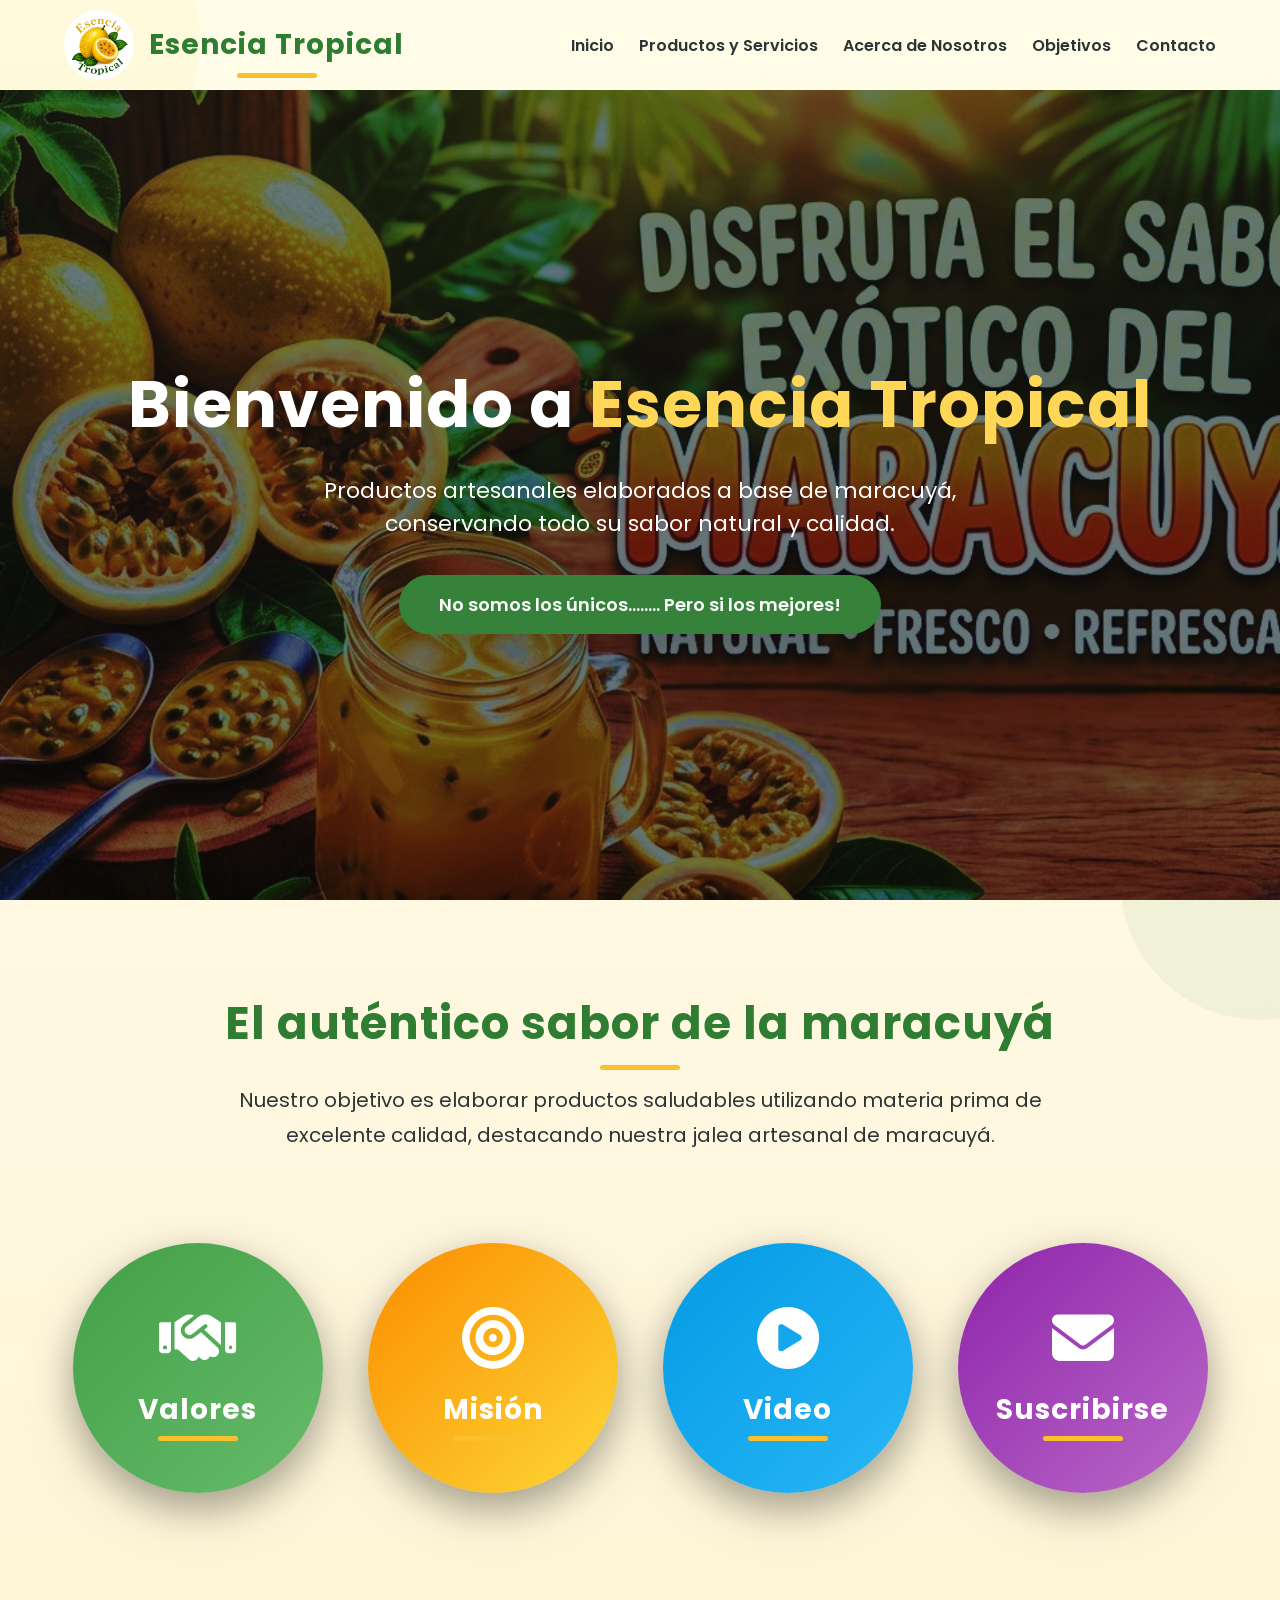
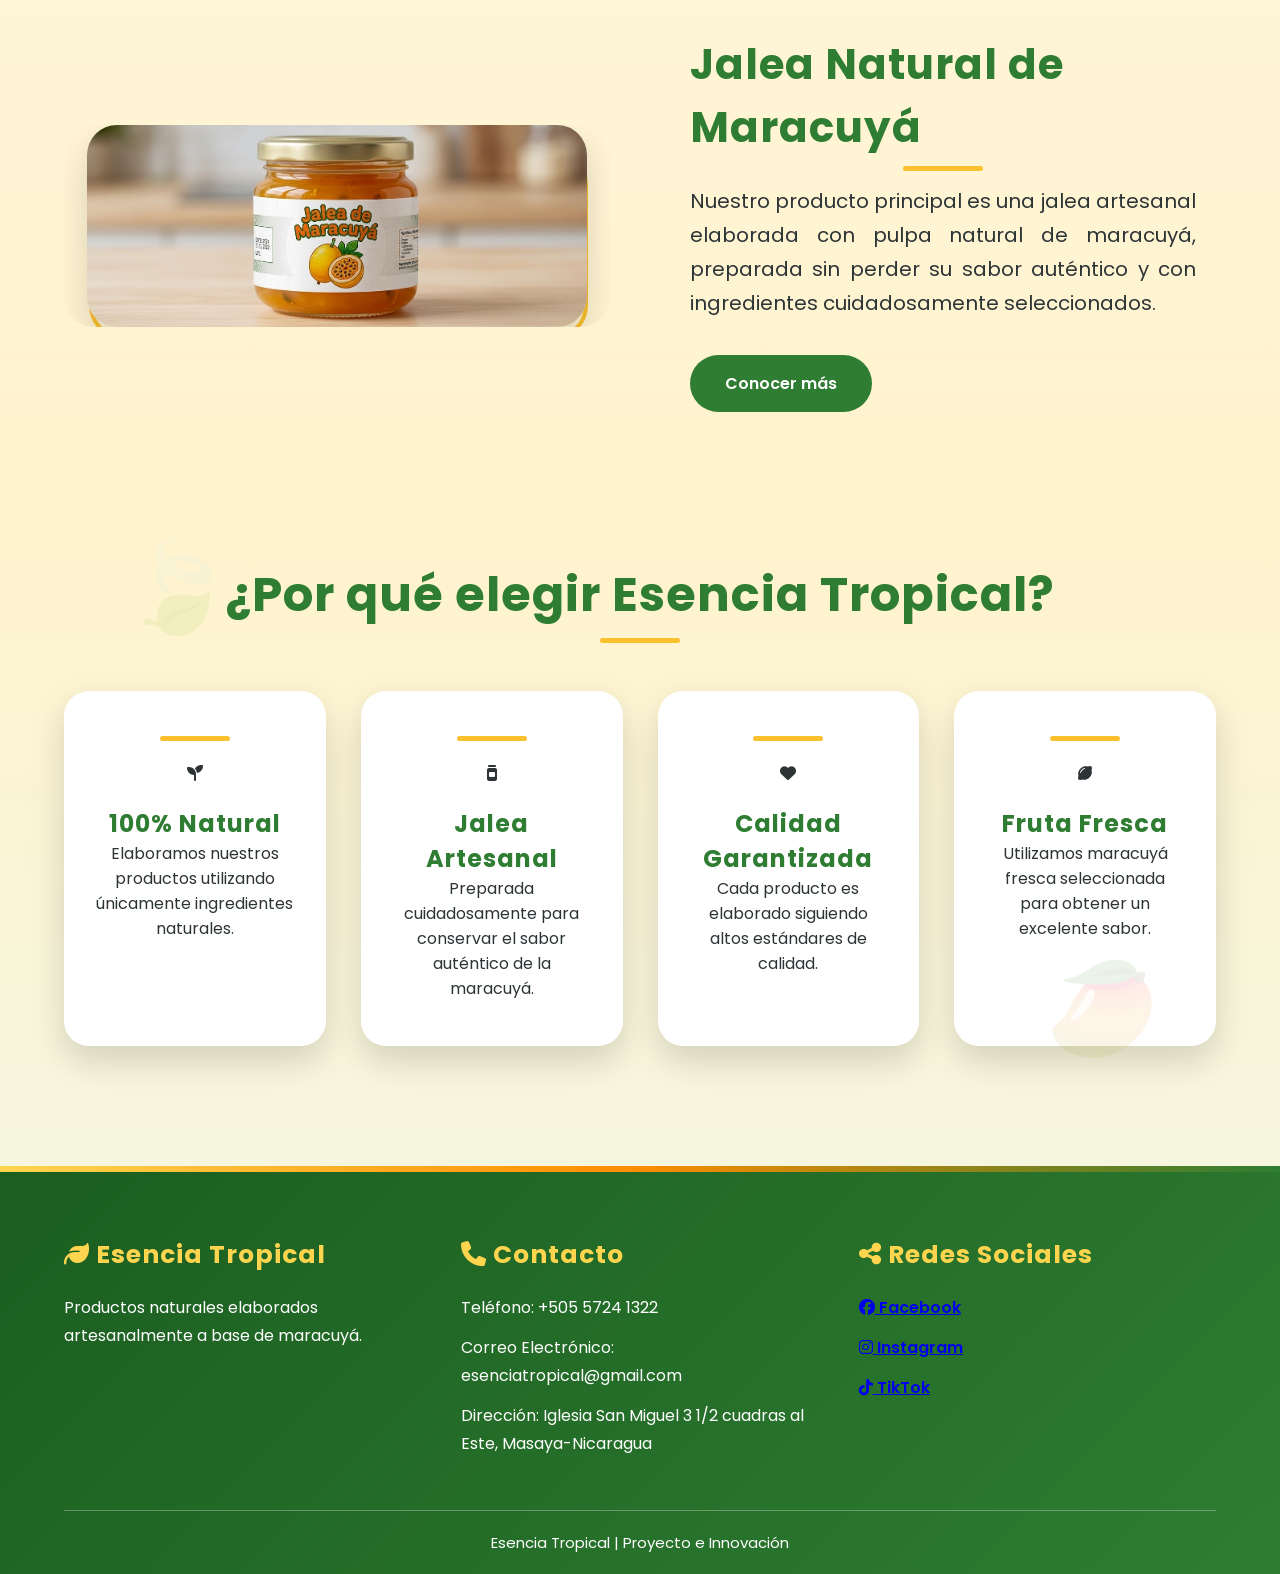
<file: index.html>
<!DOCTYPE html>
<html lang="es">

<head>

    <meta charset="UTF-8">

    <meta http-equiv="X-UA-Compatible" content="IE=edge">

    <meta name="viewport" content="width=device-width, initial-scale=1.0">

    <title>Esencia Tropical | Productos Naturales</title>

    <link rel="icon" href="img/logo.png">

    <!-- Google Fonts -->

    <link rel="preconnect" href="https://fonts.googleapis.com">

    <link rel="preconnect" href="https://fonts.gstatic.com" crossorigin>

    <link href="https://fonts.googleapis.com/css2?family=Poppins:wght@300;400;500;600;700&display=swap" rel="stylesheet">

    <!-- Font Awesome -->

    <link rel="stylesheet" href="https://cdnjs.cloudflare.com/ajax/libs/font-awesome/6.7.2/css/all.min.css">

    <!-- CSS -->

    <link rel="stylesheet" href="css/estilos.css">

    <link rel="stylesheet" href="css/estilos2.css">

    <link rel="stylesheet" href="css/estilos3.css">

    <link rel="stylesheet" href="css/estilos4.css">

    <link rel="stylesheet" href="css/estilos5.css">

    <link rel="stylesheet" href="css/responsive.css">

</head>

<body>

    <header id="inicio">

        <nav>

            <div class="logo">

                <img src="img/logo.png" alt="Escencia Tropical">

                <h2>Esencia Tropical</h2>

            </div>

            <div class="menu-toggle" id="menuToggle" aria-label="Abrir menú" aria-expanded="false">
                <i class="fa-solid fa-bars"></i>
            </div>

            <ul id="navMenu">

                <li><a href="index.html" class="activo">Inicio</a></li>

                <li><a href="productos.html">Productos y Servicios</a></li>

                <li><a href="acerca.html">Acerca de Nosotros</a></li>

                <li><a href="objetivos.html">Objetivos</a></li>

                <li><a href="contacto.html">Contacto</a></li>

            </ul>

        </nav>

    </header>

    <!-- ========================= -->

    <!-- BANNER PRINCIPAL -->

    <!-- ========================= -->

    <section class="banner">

        <div class="contenidoBanner">

            <h1>

                Bienvenido a

                <span>Esencia Tropical</span>

            </h1>

            <p>

                Productos artesanales elaborados a base de maracuyá, conservando todo su sabor natural y calidad.

            </p>

            <a href="productos.html" class="botonPrincipal">

No somos los únicos........ Pero si los mejores!

</a>

        </div>

    </section>

    <!-- ========================= -->

    <!-- PRESENTACIÓN -->

    <!-- ========================= -->

    <section class="presentacion">

        <h2>

            El auténtico sabor de la maracuyá

        </h2>

        <p>

            Nuestro objetivo es elaborar productos saludables utilizando materia prima de excelente calidad, destacando nuestra jalea artesanal de maracuyá.

        </p>

    </section>

    <!-- ========================= -->

    <!-- CÍRCULOS -->

    <!-- ========================= -->

    <section class="circulos">

        <!-- ========================= -->
        <!-- CÍRCULO 1 -->
        <!-- ========================= -->

        <article class="circulo">

            <div class="contenido-circulo">

                <div class="cara frontal">

                    <i class="fa-solid fa-handshake"></i>

                    <h2>Valores</h2>

                </div>

                <div class="cara trasera">

                    <h3>Valores</h3>

                    <p>

                        - Compromiso - Responsabilidad - Confianza - Calidad

                    </p>

                </div>

            </div>

        </article>

        <!-- ========================= -->
        <!-- CÍRCULO 2 -->
        <!-- ========================= -->

        <article class="circulo">

            <div class="contenido-circulo">

                <div class="cara frontal">

                    <i class="fa-solid fa-bullseye"></i>

                    <h2>Misión</h2>

                </div>

                <div class="cara trasera">

                    <h3>Misión</h3>

                    <p>

                        - Mas personas saludables

                    </p>

                </div>

            </div>

        </article>

        <!-- ========================= -->
        <!-- CÍRCULO 3 -->
        <!-- ========================= -->

        <article class="circulo">

            <div class="contenido-circulo">

                <div class="cara frontal">

                    <i class="fa-solid fa-circle-play"></i>

                    <h2>Video</h2>

                </div>

                <div class="cara trasera">

                    <video controls>

                    <source src="videos/video.mp4" type="video/mp4">

                    Tu navegador no soporta video HTML5.

                </video>

                </div>

            </div>

        </article>

        <!-- ========================= -->
        <!-- CÍRCULO 4 -->
        <!-- ========================= -->

        <article class="circulo">

            <div class="contenido-circulo">

                <div class="cara frontal">

                    <i class="fa-solid fa-envelope"></i>

                    <h2>Suscribirse</h2>

                </div>

                <div class="cara trasera">

                    <button id="btnSuscribirse">

                    Suscribirme

                </button>

                </div>

            </div>

        </article>

    </section>

    <!-- ========================= -->
    <!-- PRODUCTO DESTACADO -->
    <!-- ========================= -->

    <section class="destacado">

        <div class="imagen">

            <img src="img/producto1.jpg" alt="Jalea Natural de Maracuyá">

        </div>

        <div class="texto">

            <h2>

                Jalea Natural de Maracuyá

            </h2>

            <p>

                Nuestro producto principal es una jalea artesanal elaborada con pulpa natural de maracuyá, preparada sin perder su sabor auténtico y con ingredientes cuidadosamente seleccionados.

            </p>

            <a href="productos.html">

            Conocer más

        </a>

        </div>

    </section>

    <!-- ========================================= -->
    <!-- BENEFICIOS -->
    <!-- ========================================= -->

    <section class="beneficios">

        <h2>¿Por qué elegir Esencia Tropical?</h2>

        <div class="contenedorBeneficios">

            <div class="beneficio">

                <i class="fa-solid fa-seedling"></i>

                <h3>100% Natural</h3>

                <p>
                    Elaboramos nuestros productos utilizando únicamente ingredientes naturales.
                </p>

            </div>

            <div class="beneficio">

                <i class="fa-solid fa-jar"></i>

                <h3>Jalea Artesanal</h3>

                <p>
                    Preparada cuidadosamente para conservar el sabor auténtico de la maracuyá.
                </p>

            </div>

            <div class="beneficio">

                <i class="fa-solid fa-heart"></i>

                <h3>Calidad Garantizada</h3>

                <p>
                    Cada producto es elaborado siguiendo altos estándares de calidad.
                </p>

            </div>

            <div class="beneficio">

                <i class="fa-solid fa-lemon"></i>

                <h3>Fruta Fresca</h3>

                <p>
                    Utilizamos maracuyá fresca seleccionada para obtener un excelente sabor.
                </p>

            </div>

        </div>

    </section>

    <!-- ========================================= -->
    <!-- PIE DE PÁGINA -->
    <!-- ========================================= -->

    <footer>

        <div class="footer">

            <div class="footerCaja">

                <h3>

                    <i class="fa-solid fa-leaf"></i> Esencia Tropical

                </h3>

                <p>

                    Productos naturales elaborados artesanalmente a base de maracuyá.

                </p>

            </div>

            <div class="footerCaja">

                <h3>

                    <i class="fa-solid fa-phone"></i> Contacto

                </h3>

                <p>Teléfono: +505 5724 1322
                </p>

                <p>Correo Electrónico: esenciatropical@gmail.com
                </p>

                <p>Dirección: Iglesia San Miguel 3 1/2 cuadras al Este, Masaya-Nicaragua
                </p>

            </div>

            <div class="footerCaja">

                <h3>

                    <i class="fa-solid fa-share-nodes"></i> Redes Sociales

                </h3>

                <p>

                    <a href="https://www.facebook.com/profile.php?id=61591961200055" target="_blank" rel="noopener noreferrer">

                        <i class="fa-brands fa-facebook"></i> Facebook

                    </a>

                </p>

                <p>

                    <a href="https://www.instagram.com/esenciatropicalnic26?igsh=MXNhcHlqYzJmamM1eA==" target="_blank" rel="noopener noreferrer">

                        <i class="fa-brands fa-instagram"></i> Instagram

                    </a>

                </p>

                <p>

                    <a href="https://www.tiktok.com/@esencia.tropical1?_r=1&_d=ej0689fi5df1aa&sec_uid=MS4wLjABAAAAl47NVnvqkms1XqPbJJJ4P1Iv5BuqwUdSs2imZ9vCbyrmh6RzW1ghXcXDirMwXZhf&share_author_id=7665543333897634836&sharer_language=es&source=h5_m&u_code=f4i4cj6m18d7j8&timestamp=1784777266&user_id=7665543333897634836&sec_user_id=MS4wLjABAAAAl47NVnvqkms1XqPbJJJ4P1Iv5BuqwUdSs2imZ9vCbyrmh6RzW1ghXcXDirMwXZhf&item_author_type=1&utm_source=whatsapp&utm_campaign=client_share&utm_medium=android&share_iid=7665396947230852884&share_link_id=b22f930d-da6a-4a85-93b8-34a51d7d496c&share_app_id=1233&ugbiz_name=ACCOUNT&ug_btm=b8727%2Cb7360&social_share_type=5&enable_checksum=1"
                        target="_blank" rel="noopener noreferrer">

                        <i class="fa-brands fa-tiktok"></i> TikTok

                    </a>

                </p>

            </div>

        </div>

        <hr>

        <p class="copyright">

            Esencia Tropical | Proyecto e Innovación

        </p>

    </footer>

    <script src="js/script.js"></script>

    <script src="js/menu.js"></script>

</body>

</html>
</file>
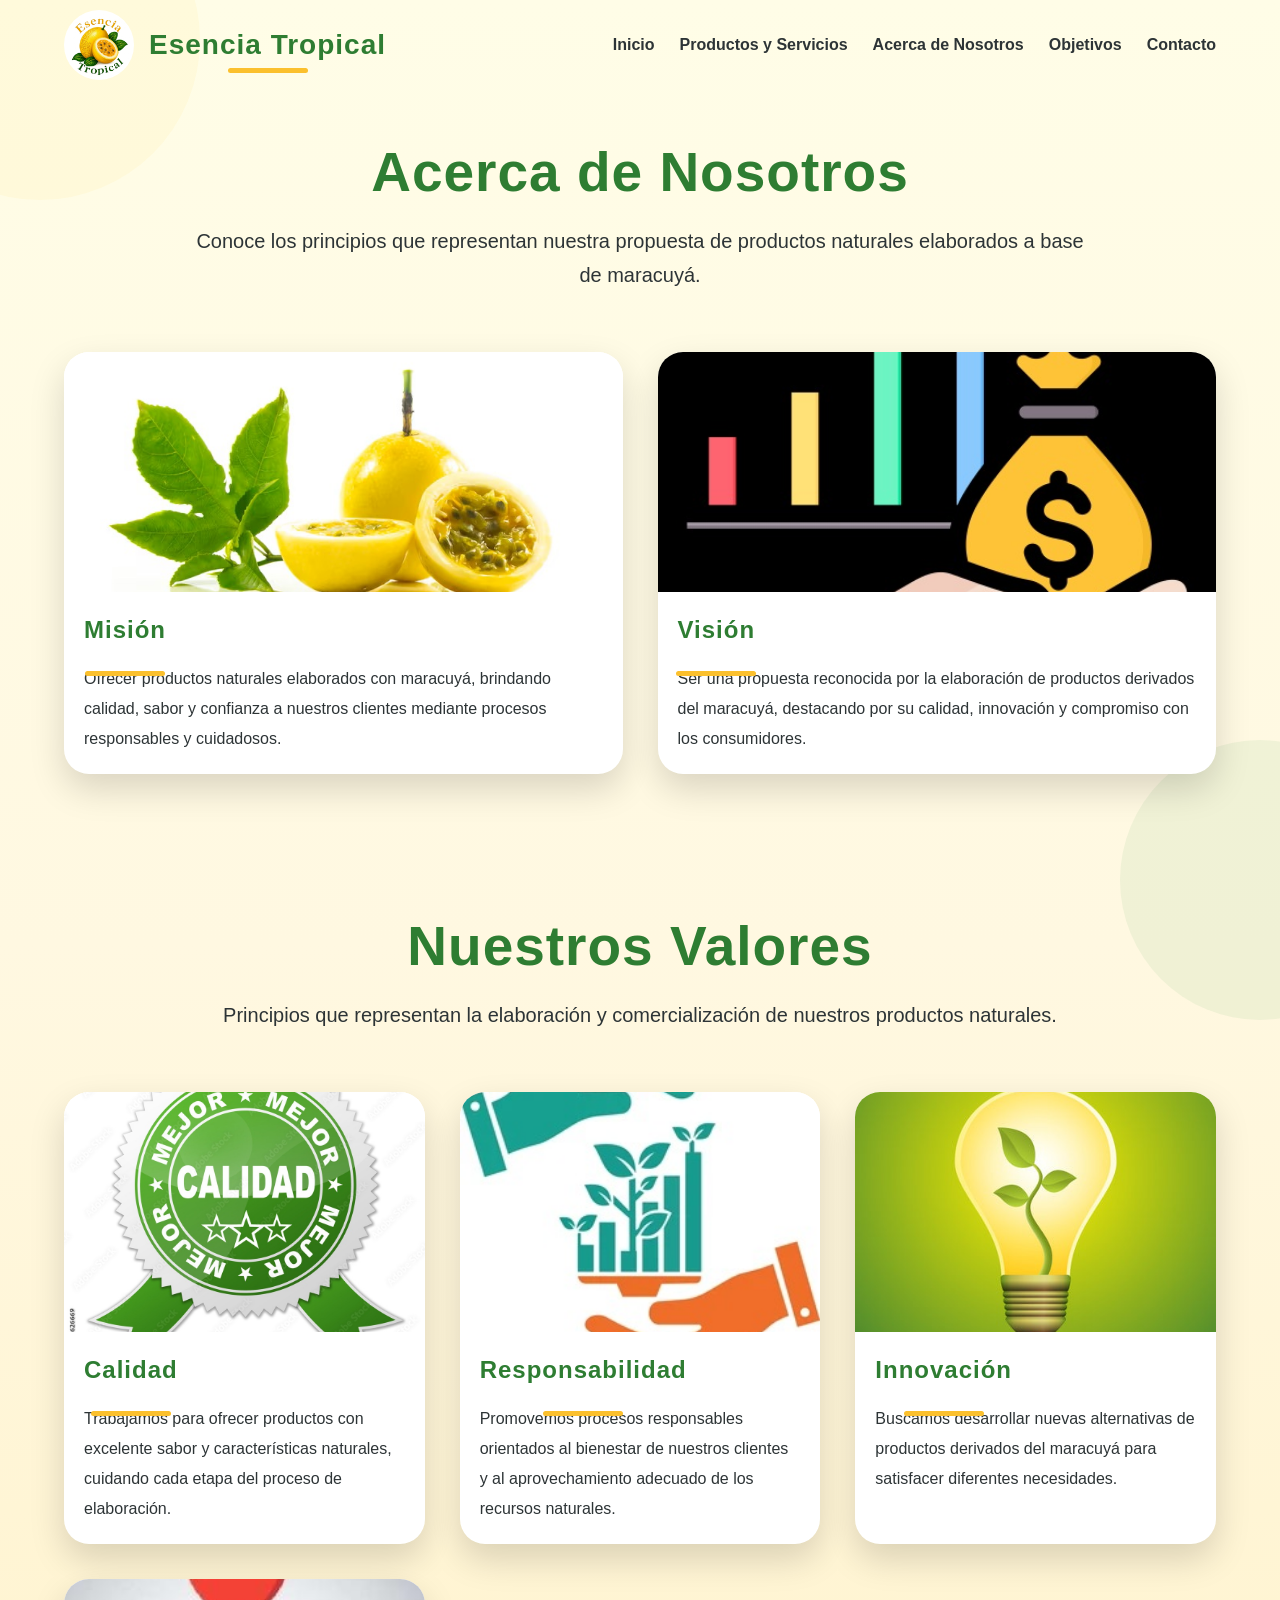
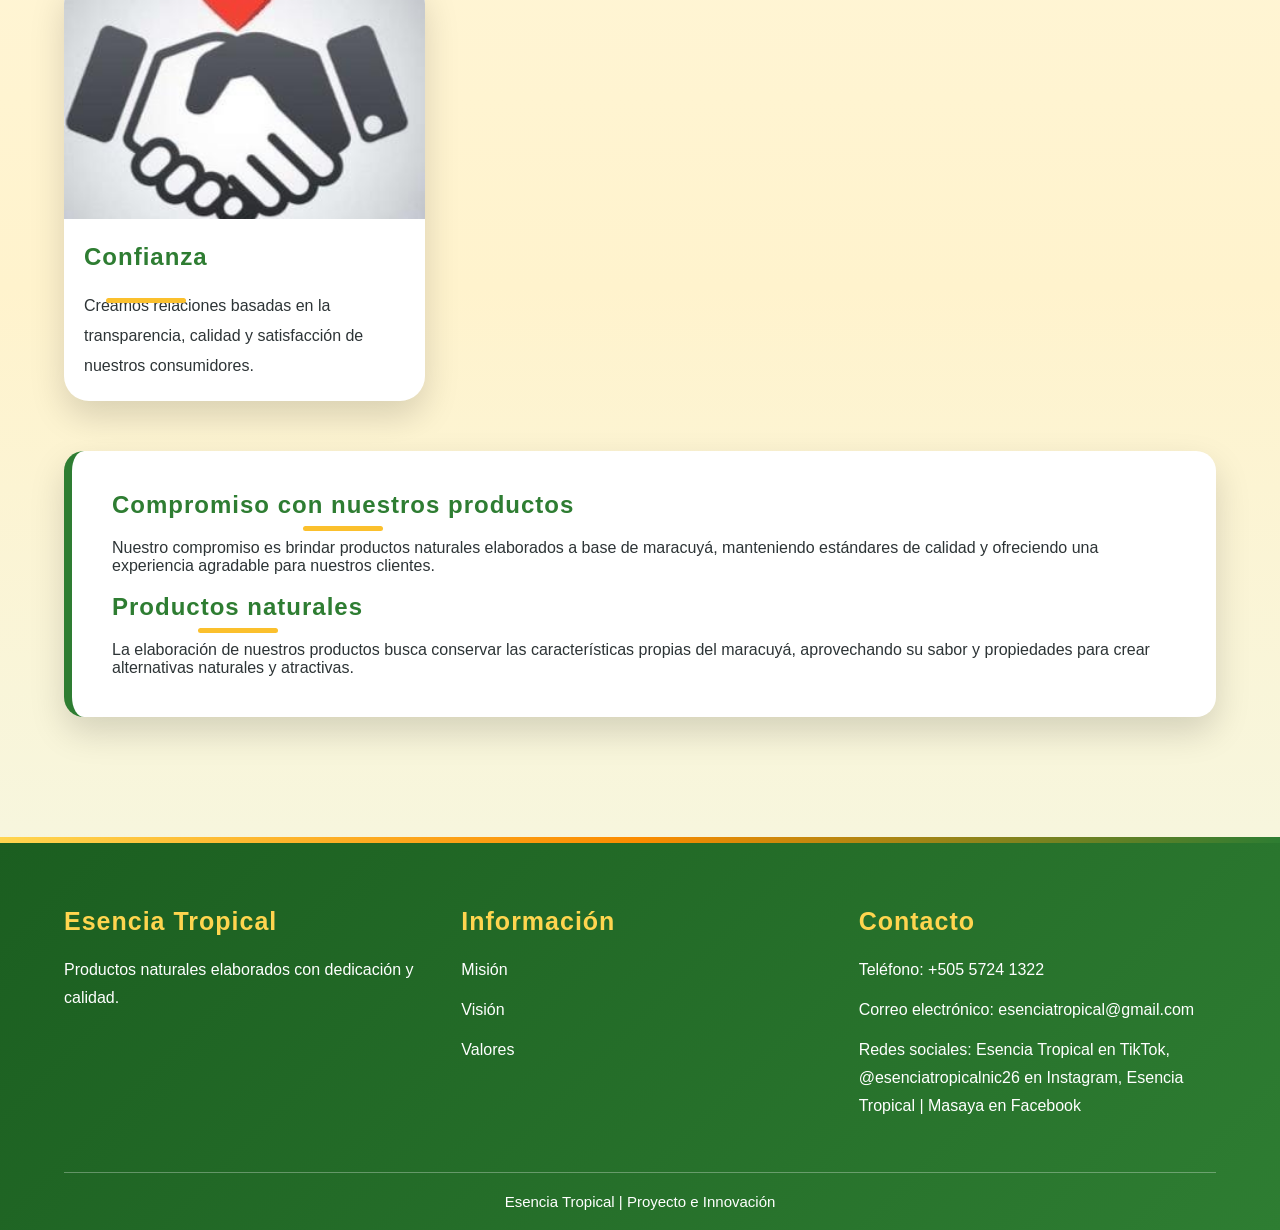
<file: acerca.html>
<!DOCTYPE html>

<html lang="es">

<head>

    <meta charset="UTF-8">

    <meta name="viewport" content="width=device-width, initial-scale=1.0">

    <title>Acerca de Nosotros | Esencia Tropical</title>


    <link rel="stylesheet" href="https://cdnjs.cloudflare.com/ajax/libs/font-awesome/6.7.2/css/all.min.css">

    <link rel="stylesheet" href="css/estilos.css">

    <link rel="stylesheet" href="css/estilos2.css">

    <link rel="stylesheet" href="css/estilos3.css">

    <link rel="stylesheet" href="css/estilos4.css">

    <link rel="stylesheet" href="css/estilos5.css">

    <link rel="stylesheet" href="css/responsive.css">


</head>


<body>


    <header>


        <nav>


            <div class="logo">


                <img src="img/logo.png" alt="Logo Maracuyá Natural">


                <h2>Esencia Tropical</h2>


            </div>


            <div class="menu-toggle" id="menuToggle" aria-label="Abrir menú" aria-expanded="false">
                <i class="fa-solid fa-bars"></i>
            </div>


            <ul id="navMenu">


                <li>

                    <a href="index.html">

Inicio

</a>

                </li>



                <li>

                    <a href="productos.html">

Productos y Servicios

</a>

                </li>



                <li>

                    <a href="acerca.html">

Acerca de Nosotros

</a>

                </li>



                <li>

                    <a href="objetivos.html">

Objetivos

</a>

                </li>



                <li>

                    <a href="contacto.html">

Contacto

</a>

                </li>


            </ul>


        </nav>


    </header>



    <!-- ===================================== -->
    <!-- TITULO PRINCIPAL -->
    <!-- ===================================== -->


    <section class="tituloPagina">


        <h1>

            Acerca de Nosotros

        </h1>


        <p>

            Conoce los principios que representan nuestra propuesta de productos naturales elaborados a base de maracuyá.

        </p>


    </section>




    <!-- ===================================== -->
    <!-- MISION Y VISION -->
    <!-- ===================================== -->


    <section class="tarjetas">


        <div class="tarjeta">


            <img src="img/mision.jpg" alt="Misión">


            <h2>

                Misión

            </h2>


            <p>

                Ofrecer productos naturales elaborados con maracuyá, brindando calidad, sabor y confianza a nuestros clientes mediante procesos responsables y cuidadosos.

            </p>


        </div>





        <div class="tarjeta">


            <img src="img/vision.jpg" alt="Visión">


            <h2>

                Visión

            </h2>


            <p>

                Ser una propuesta reconocida por la elaboración de productos derivados del maracuyá, destacando por su calidad, innovación y compromiso con los consumidores.

            </p>


        </div>


    </section>


    <!-- ===================================== -->
    <!-- VALORES -->
    <!-- ===================================== -->


    <section class="tituloPagina">


        <h1>

            Nuestros Valores

        </h1>


        <p>

            Principios que representan la elaboración y comercialización de nuestros productos naturales.

        </p>


    </section>



    <section class="tarjetas">


        <div class="tarjeta">


            <img src="img/calidad.jpg" alt="Calidad">


            <h2>

                Calidad

            </h2>


            <p>

                Trabajamos para ofrecer productos con excelente sabor y características naturales, cuidando cada etapa del proceso de elaboración.

            </p>


        </div>




        <div class="tarjeta">


            <img src="img/responsabilidad.jpg" alt="Responsabilidad">


            <h2>

                Responsabilidad

            </h2>


            <p>

                Promovemos procesos responsables orientados al bienestar de nuestros clientes y al aprovechamiento adecuado de los recursos naturales.

            </p>


        </div>




        <div class="tarjeta">


            <img src="img/innovacion.jpg" alt="Innovación">


            <h2>

                Innovación

            </h2>


            <p>

                Buscamos desarrollar nuevas alternativas de productos derivados del maracuyá para satisfacer diferentes necesidades.

            </p>


        </div>



        <div class="tarjeta">


            <img src="img/confianza.jpg" alt="Confianza">


            <h2>

                Confianza

            </h2>


            <p>

                Creamos relaciones basadas en la transparencia, calidad y satisfacción de nuestros consumidores.

            </p>


        </div>



    </section>





    <!-- ===================================== -->
    <!-- COMPROMISO -->
    <!-- ===================================== -->


    <section class="objetivo">


        <h2>

            Compromiso con nuestros productos

        </h2>


        <p>

            Nuestro compromiso es brindar productos naturales elaborados a base de maracuyá, manteniendo estándares de calidad y ofreciendo una experiencia agradable para nuestros clientes.

        </p>


        <br>


        <h2>

            Productos naturales

        </h2>


        <p>

            La elaboración de nuestros productos busca conservar las características propias del maracuyá, aprovechando su sabor y propiedades para crear alternativas naturales y atractivas.

        </p>



    </section>





    <!-- ===================================== -->
    <!-- FOOTER -->
    <!-- ===================================== -->


    <footer>


        <div class="footer">



            <div>

                <h3>

                    Esencia Tropical

                </h3>


                <p>

                    Productos naturales elaborados con dedicación y calidad.

                </p>


            </div>




            <div>

                <h3>

                    Información

                </h3>


                <p>

                    Misión

                </p>


                <p>

                    Visión

                </p>


                <p>

                    Valores

                </p>


            </div>




            <div>

                <h3>

                    Contacto

                </h3>


                <p>

                    Teléfono: +505 5724 1322

                </p>


                <p>

                    Correo electrónico: esenciatropical@gmail.com

                </p>


                <p>

                    Redes sociales: Esencia Tropical en TikTok, @esenciatropicalnic26 en Instagram, Esencia Tropical | Masaya en Facebook

                </p>


            </div>



        </div>



        <hr>



        <p class="copyright">

            Esencia Tropical | Proyecto e Innovación

        </p>



    </footer>




    <!-- ===================================== -->
    <!-- JAVASCRIPT -->
    <!-- ===================================== -->


    <script src="js/script.js"></script>

    <script src="js/menu.js"></script>


</body>


</html>
</file>
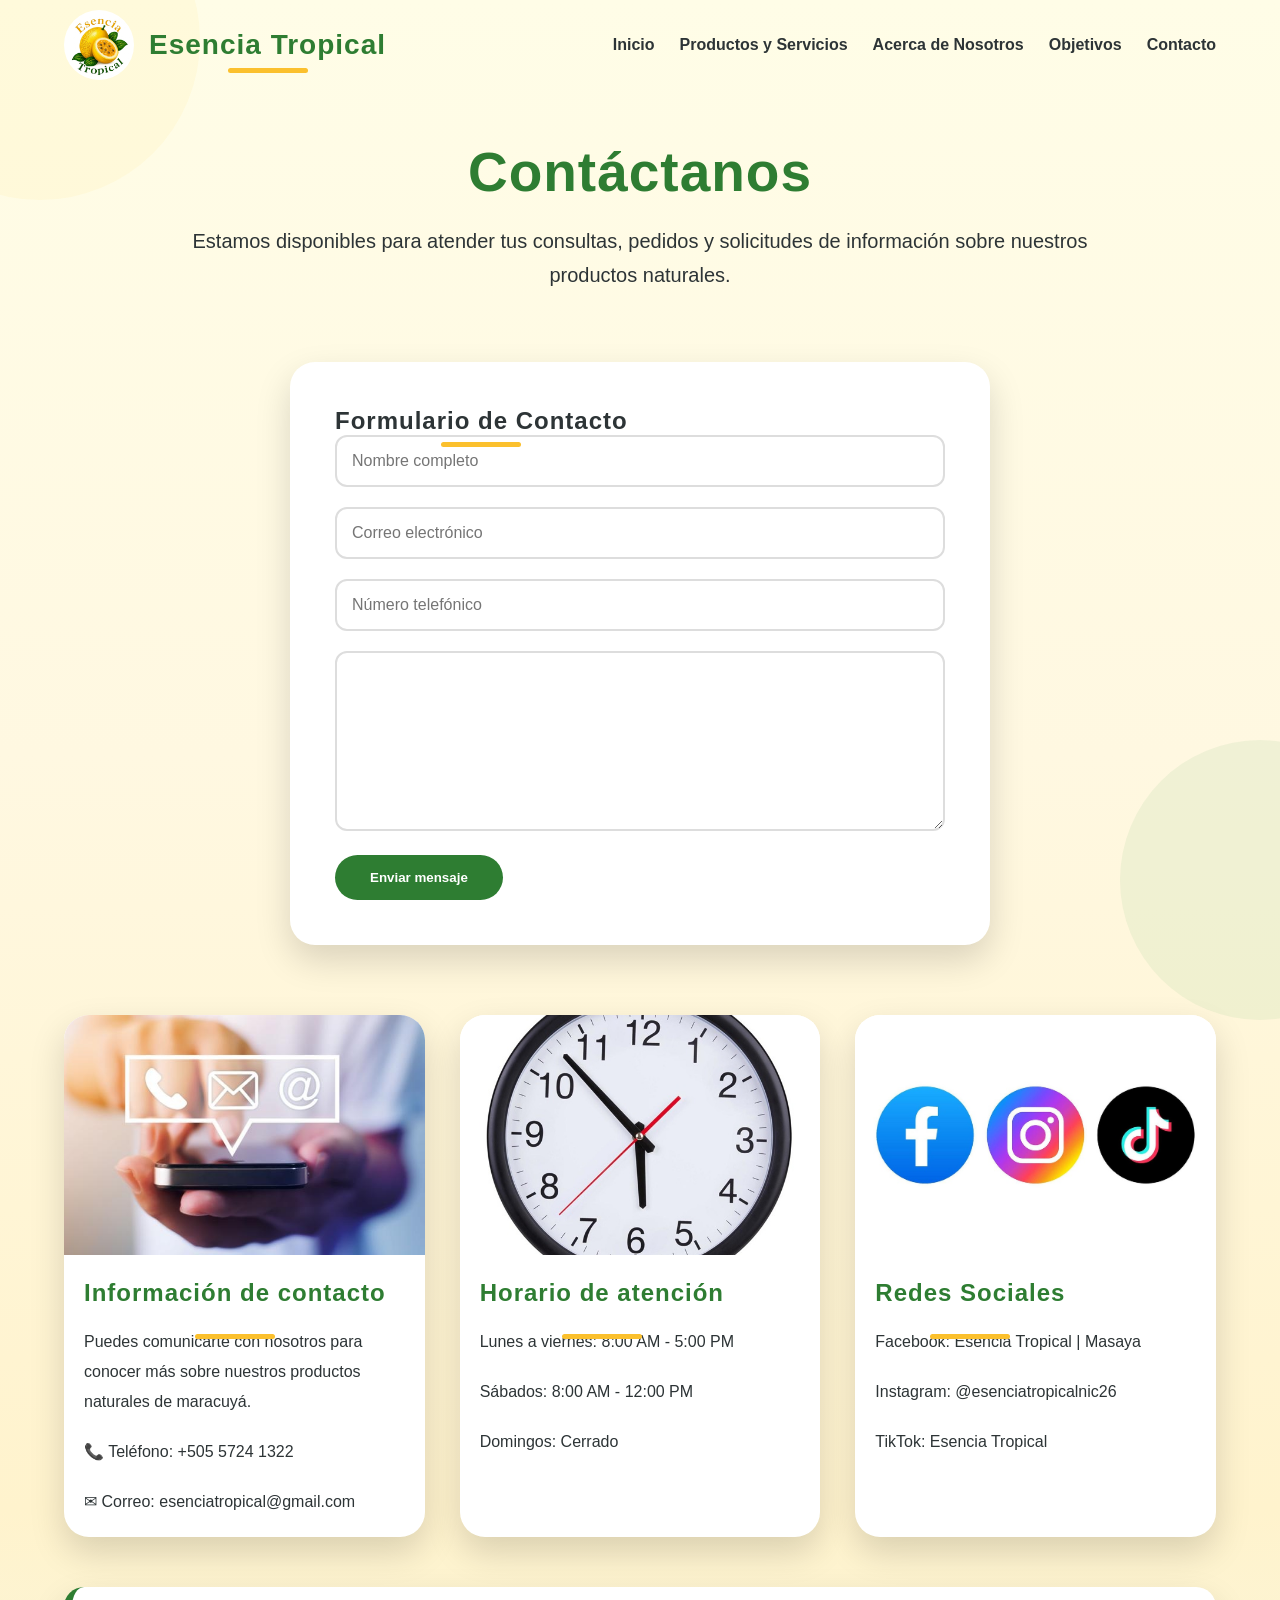
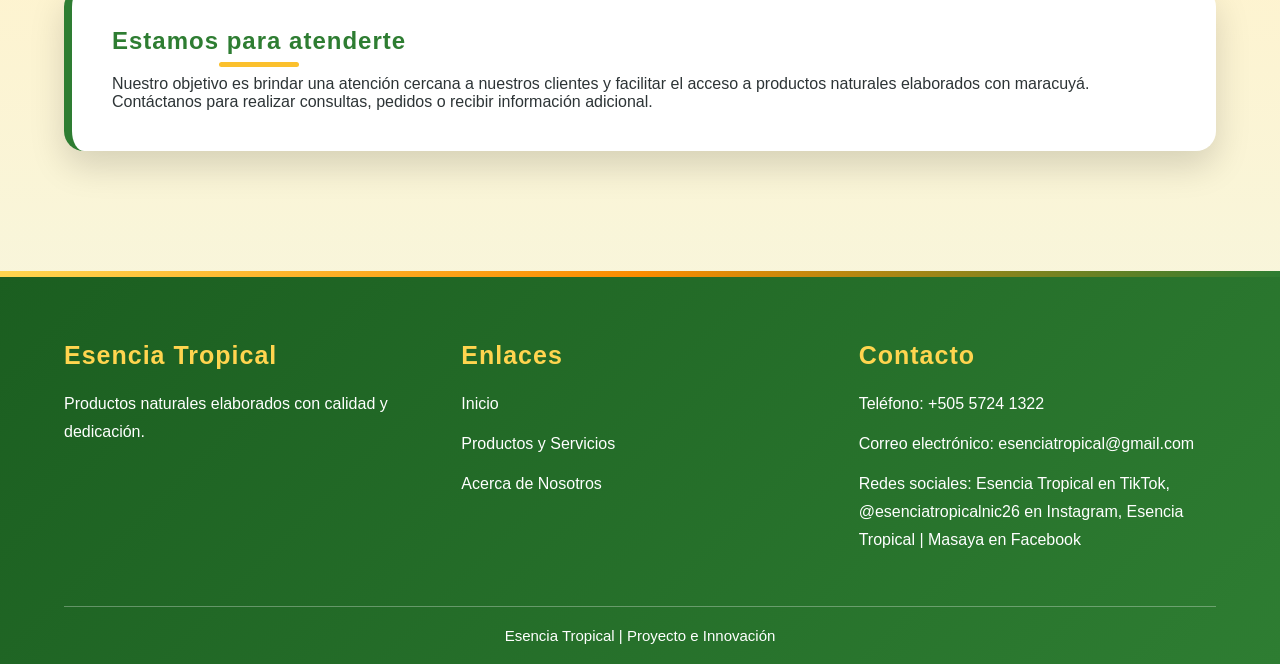
<file: contacto.html>
<!DOCTYPE html>

<html lang="es">


<head>


    <meta charset="UTF-8">


    <meta name="viewport" content="width=device-width, initial-scale=1.0">


    <title>Contacto | Esencia Tropical</title>



    <link rel="stylesheet" href="https://cdnjs.cloudflare.com/ajax/libs/font-awesome/6.7.2/css/all.min.css">

    <link rel="stylesheet" href="css/estilos.css">

    <link rel="stylesheet" href="css/estilos2.css">

    <link rel="stylesheet" href="css/estilos3.css">

    <link rel="stylesheet" href="css/estilos4.css">

    <link rel="stylesheet" href="css/estilos5.css">

    <link rel="stylesheet" href="css/responsive.css">



</head>



<body>




    <header>


        <nav>



            <div class="logo">


                <img src="img/logo.png" alt="Logo Maracuyá Natural">



                <h2>

                    Esencia Tropical

                </h2>


            </div>


            <div class="menu-toggle" id="menuToggle" aria-label="Abrir menú" aria-expanded="false">
                <i class="fa-solid fa-bars"></i>
            </div>



            <ul id="navMenu">



                <li>

                    <a href="index.html">

Inicio

</a>

                </li>




                <li>

                    <a href="productos.html">

Productos y Servicios

</a>

                </li>




                <li>

                    <a href="acerca.html">

Acerca de Nosotros

</a>

                </li>




                <li>

                    <a href="objetivos.html">

Objetivos

</a>

                </li>




                <li>

                    <a href="contacto.html">

Contacto

</a>

                </li>



            </ul>



        </nav>


    </header>





    <!-- ===================================== -->
    <!-- TITULO -->
    <!-- ===================================== -->


    <section class="tituloPagina">


        <h1>

            Contáctanos

        </h1>


        <p>

            Estamos disponibles para atender tus consultas, pedidos y solicitudes de información sobre nuestros productos naturales.

        </p>


    </section>





    <!-- ===================================== -->
    <!-- FORMULARIO -->
    <!-- ===================================== -->


    <section class="formulario">



        <h2>

            Formulario de Contacto

        </h2>



        <form>



            <input type="text" placeholder="Nombre completo" required>



            <input type="email" placeholder="Correo electrónico" required>




            <input type="tel" placeholder="Número telefónico" required>




            <textarea placeholder="Escribe tu mensaje" required>

</textarea>




            <button type="submit">

Enviar mensaje

</button>



        </form>



    </section>


    <!-- ===================================== -->
    <!-- INFORMACIÓN DE CONTACTO -->
    <!-- ===================================== -->


    <section class="tarjetas">



        <div class="tarjeta">


            <img src="img/contacto.jpg" alt="Contacto">


            <h2>

                Información de contacto

            </h2>



            <p>

                Puedes comunicarte con nosotros para conocer más sobre nuestros productos naturales de maracuyá.

            </p>



            <p>

                📞 Teléfono: +505 5724 1322

            </p>



            <p>

                ✉ Correo: esenciatropical@gmail.com

            </p>



        </div>





        <div class="tarjeta">


            <img src="img/horario.jpg" alt="Horario">


            <h2>

                Horario de atención

            </h2>



            <p>

                Lunes a viernes: 8:00 AM - 5:00 PM

            </p>



            <p>

                Sábados: 8:00 AM - 12:00 PM

            </p>



            <p>

                Domingos: Cerrado

            </p>



        </div>





        <div class="tarjeta">


            <img src="img/redes.jpg" alt="Redes sociales">


            <h2>

                Redes Sociales

            </h2>



            <p>

                Facebook: Esencia Tropical | Masaya

            </p>



            <p>

                Instagram: @esenciatropicalnic26

            </p>



            <p>

                TikTok: Esencia Tropical

            </p>



        </div>



    </section>





    <!-- ===================================== -->
    <!-- MENSAJE FINAL -->
    <!-- ===================================== -->


    <section class="objetivo">



        <h2>

            Estamos para atenderte

        </h2>



        <p>

            Nuestro objetivo es brindar una atención cercana a nuestros clientes y facilitar el acceso a productos naturales elaborados con maracuyá. Contáctanos para realizar consultas, pedidos o recibir información adicional.

        </p>



    </section>





    <!-- ===================================== -->
    <!-- FOOTER -->
    <!-- ===================================== -->


    <footer>



        <div class="footer">



            <div>


                <h3>

                    Esencia Tropical

                </h3>



                <p>

                    Productos naturales elaborados con calidad y dedicación.

                </p>



            </div>






            <div>


                <h3>

                    Enlaces

                </h3>



                <p>

                    Inicio

                </p>



                <p>

                    Productos y Servicios

                </p>



                <p>

                    Acerca de Nosotros

                </p>



            </div>






            <div>


                <h3>

                    Contacto

                </h3>



                <p>

                    Teléfono: +505 5724 1322

                </p>



                <p>

                    Correo electrónico: esenciatropical@gmail.com

                </p>



                <p>

                    Redes sociales: Esencia Tropical en TikTok, @esenciatropicalnic26 en Instagram, Esencia Tropical | Masaya en Facebook

                </p>



            </div>



        </div>





        <hr>




        <p class="copyright">


            Esencia Tropical | Proyecto e Innovación


        </p>



    </footer>





    <!-- ===================================== -->
    <!-- JAVASCRIPT -->
    <!-- ===================================== -->


    <script src="js/script.js"></script>

    <script src="js/menu.js"></script>



</body>


</html>
</file>
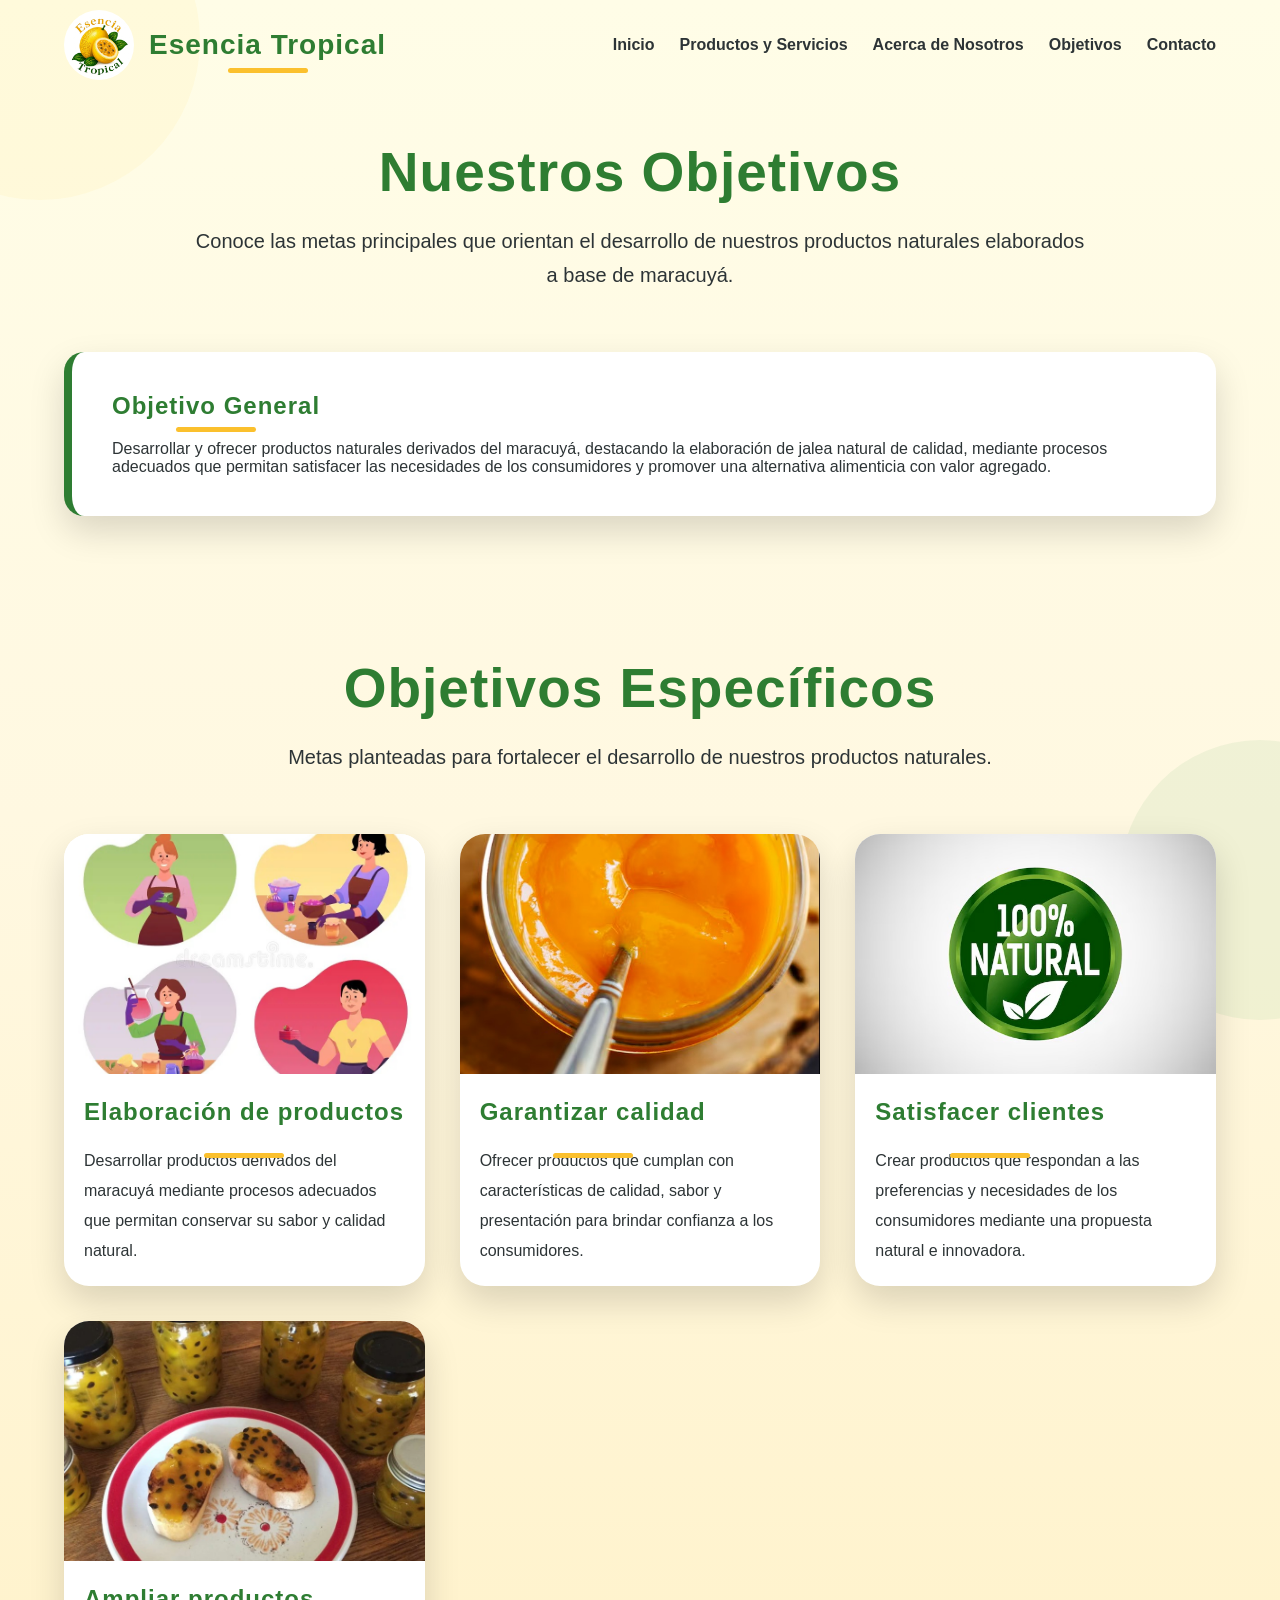
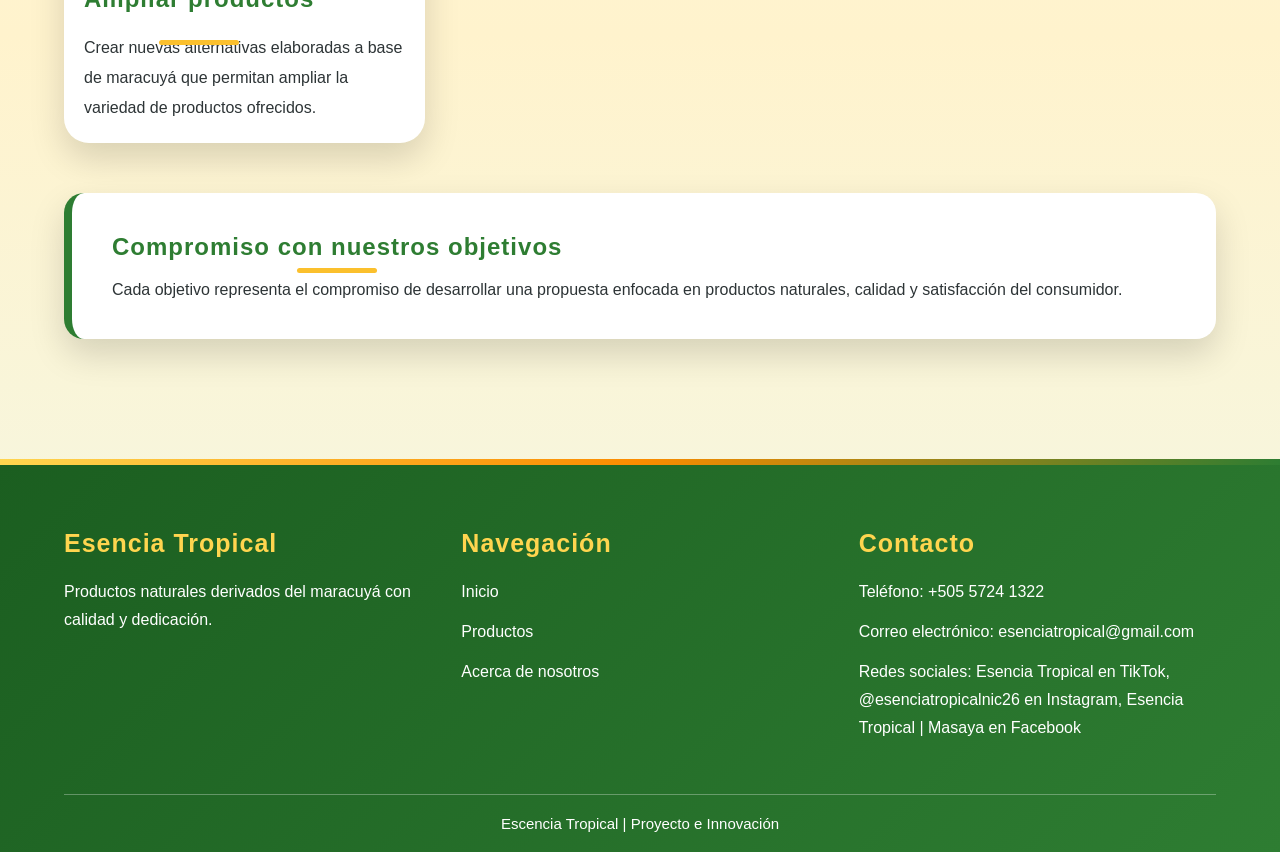
<file: objetivos.html>
<!DOCTYPE html>

<html lang="es">


<head>


    <meta charset="UTF-8">


    <meta name="viewport" content="width=device-width, initial-scale=1.0">


    <title>Objetivos | Esencia Tropical</title>



    <link rel="stylesheet" href="https://cdnjs.cloudflare.com/ajax/libs/font-awesome/6.7.2/css/all.min.css">

    <link rel="stylesheet" href="css/estilos.css">

    <link rel="stylesheet" href="css/estilos2.css">

    <link rel="stylesheet" href="css/estilos3.css">

    <link rel="stylesheet" href="css/estilos4.css">

    <link rel="stylesheet" href="css/estilos5.css">

    <link rel="stylesheet" href="css/responsive.css">



</head>



<body>



    <header>



        <nav>




            <div class="logo">



                <img src="img/logo.png" alt="Logo Maracuyá Natural">



                <h2>

                    Esencia Tropical

                </h2>



            </div>


            <div class="menu-toggle" id="menuToggle" aria-label="Abrir menú" aria-expanded="false">
                <i class="fa-solid fa-bars"></i>
            </div>



            <ul id="navMenu">



                <li>

                    <a href="index.html">

Inicio

</a>

                </li>




                <li>

                    <a href="productos.html">

Productos y Servicios

</a>

                </li>




                <li>

                    <a href="acerca.html">

Acerca de Nosotros

</a>

                </li>




                <li>

                    <a href="objetivos.html">

Objetivos

</a>

                </li>




                <li>

                    <a href="contacto.html">

Contacto

</a>

                </li>



            </ul>



        </nav>



    </header>





    <!-- ===================================== -->
    <!-- TITULO -->
    <!-- ===================================== -->


    <section class="tituloPagina">



        <h1>

            Nuestros Objetivos

        </h1>



        <p>

            Conoce las metas principales que orientan el desarrollo de nuestros productos naturales elaborados a base de maracuyá.

        </p>



    </section>





    <!-- ===================================== -->
    <!-- OBJETIVO GENERAL -->
    <!-- ===================================== -->


    <section class="objetivo">


        <h2>

            Objetivo General

        </h2>



        <p>

            Desarrollar y ofrecer productos naturales derivados del maracuyá, destacando la elaboración de jalea natural de calidad, mediante procesos adecuados que permitan satisfacer las necesidades de los consumidores y promover una alternativa alimenticia con
            valor agregado.

        </p>



    </section>

    <!-- ===================================== -->
    <!-- OBJETIVOS ESPECÍFICOS -->
    <!-- ===================================== -->


    <section class="tituloPagina">


        <h1>

            Objetivos Específicos

        </h1>


        <p>

            Metas planteadas para fortalecer el desarrollo de nuestros productos naturales.

        </p>


    </section>





    <section class="tarjetas">



        <div class="tarjeta">


            <img src="img/produccion.jpg" alt="Producción">


            <h2>

                Elaboración de productos

            </h2>


            <p>

                Desarrollar productos derivados del maracuyá mediante procesos adecuados que permitan conservar su sabor y calidad natural.

            </p>


        </div>





        <div class="tarjeta">


            <img src="img/calidad-producto.jpg" alt="Calidad">


            <h2>

                Garantizar calidad

            </h2>


            <p>

                Ofrecer productos que cumplan con características de calidad, sabor y presentación para brindar confianza a los consumidores.

            </p>


        </div>





        <div class="tarjeta">


            <img src="img/clientes.jpg" alt="Clientes">


            <h2>

                Satisfacer clientes

            </h2>


            <p>

                Crear productos que respondan a las preferencias y necesidades de los consumidores mediante una propuesta natural e innovadora.

            </p>


        </div>





        <div class="tarjeta">


            <img src="img/crecimiento.jpg" alt="Crecimiento">


            <h2>

                Ampliar productos

            </h2>


            <p>

                Crear nuevas alternativas elaboradas a base de maracuyá que permitan ampliar la variedad de productos ofrecidos.

            </p>


        </div>



    </section>





    <!-- ===================================== -->
    <!-- SECCIÓN FINAL -->
    <!-- ===================================== -->


    <section class="objetivo">


        <h2>

            Compromiso con nuestros objetivos

        </h2>



        <p>

            Cada objetivo representa el compromiso de desarrollar una propuesta enfocada en productos naturales, calidad y satisfacción del consumidor.

        </p>



    </section>





    <!-- ===================================== -->
    <!-- FOOTER -->
    <!-- ===================================== -->


    <footer>



        <div class="footer">



            <div>


                <h3>

                    Esencia Tropical

                </h3>


                <p>

                    Productos naturales derivados del maracuyá con calidad y dedicación.

                </p>


            </div>





            <div>


                <h3>

                    Navegación

                </h3>


                <p>

                    Inicio

                </p>


                <p>

                    Productos

                </p>


                <p>

                    Acerca de nosotros

                </p>


            </div>





            <div>


                <h3>

                    Contacto

                </h3>


                <p>

                    Teléfono: +505 5724 1322

                </p>


                <p>

                    Correo electrónico: esenciatropical@gmail.com

                </p>


                <p>

                    Redes sociales: Esencia Tropical en TikTok, @esenciatropicalnic26 en Instagram, Esencia Tropical | Masaya en Facebook

                </p>


            </div>



        </div>




        <hr>



        <p class="copyright">


            Escencia Tropical | Proyecto e Innovación


        </p>




    </footer>





    <script src="js/script.js"></script>

    <script src="js/menu.js"></script>



</body>


</html>
</file>
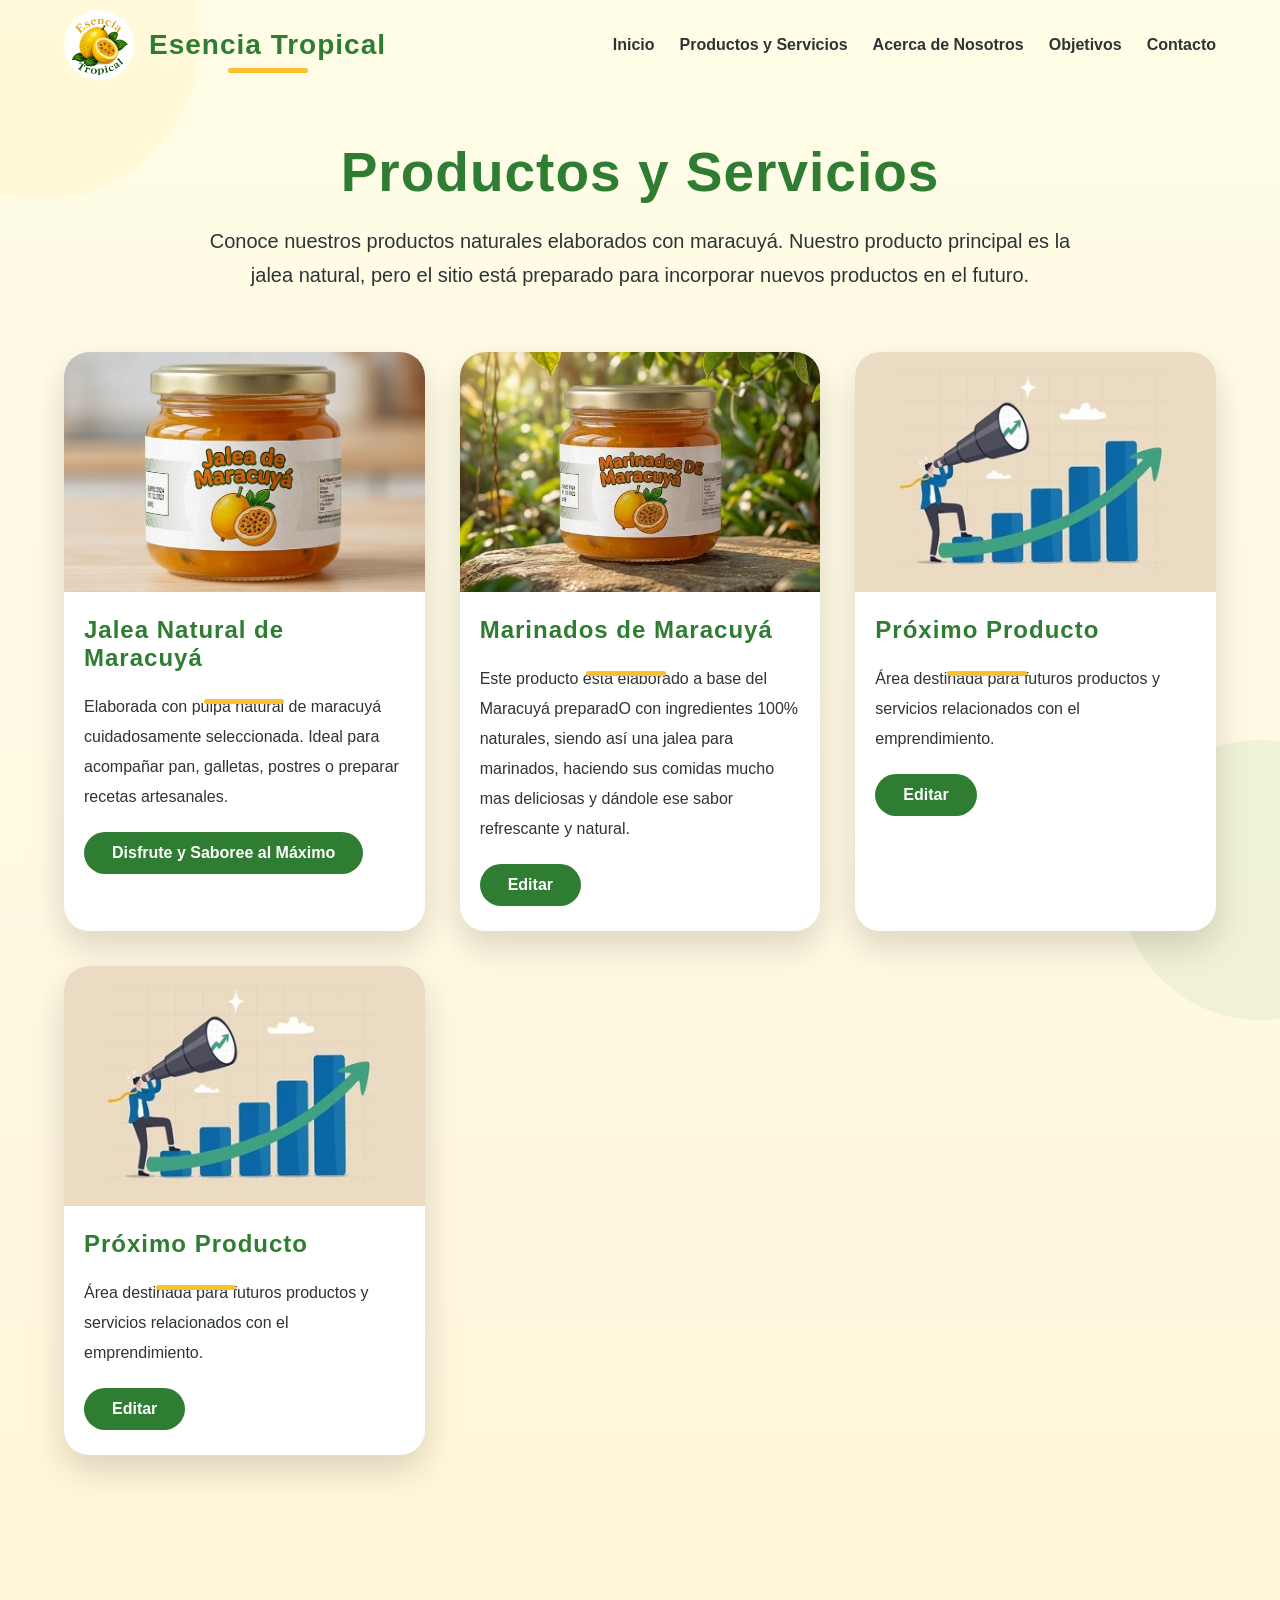
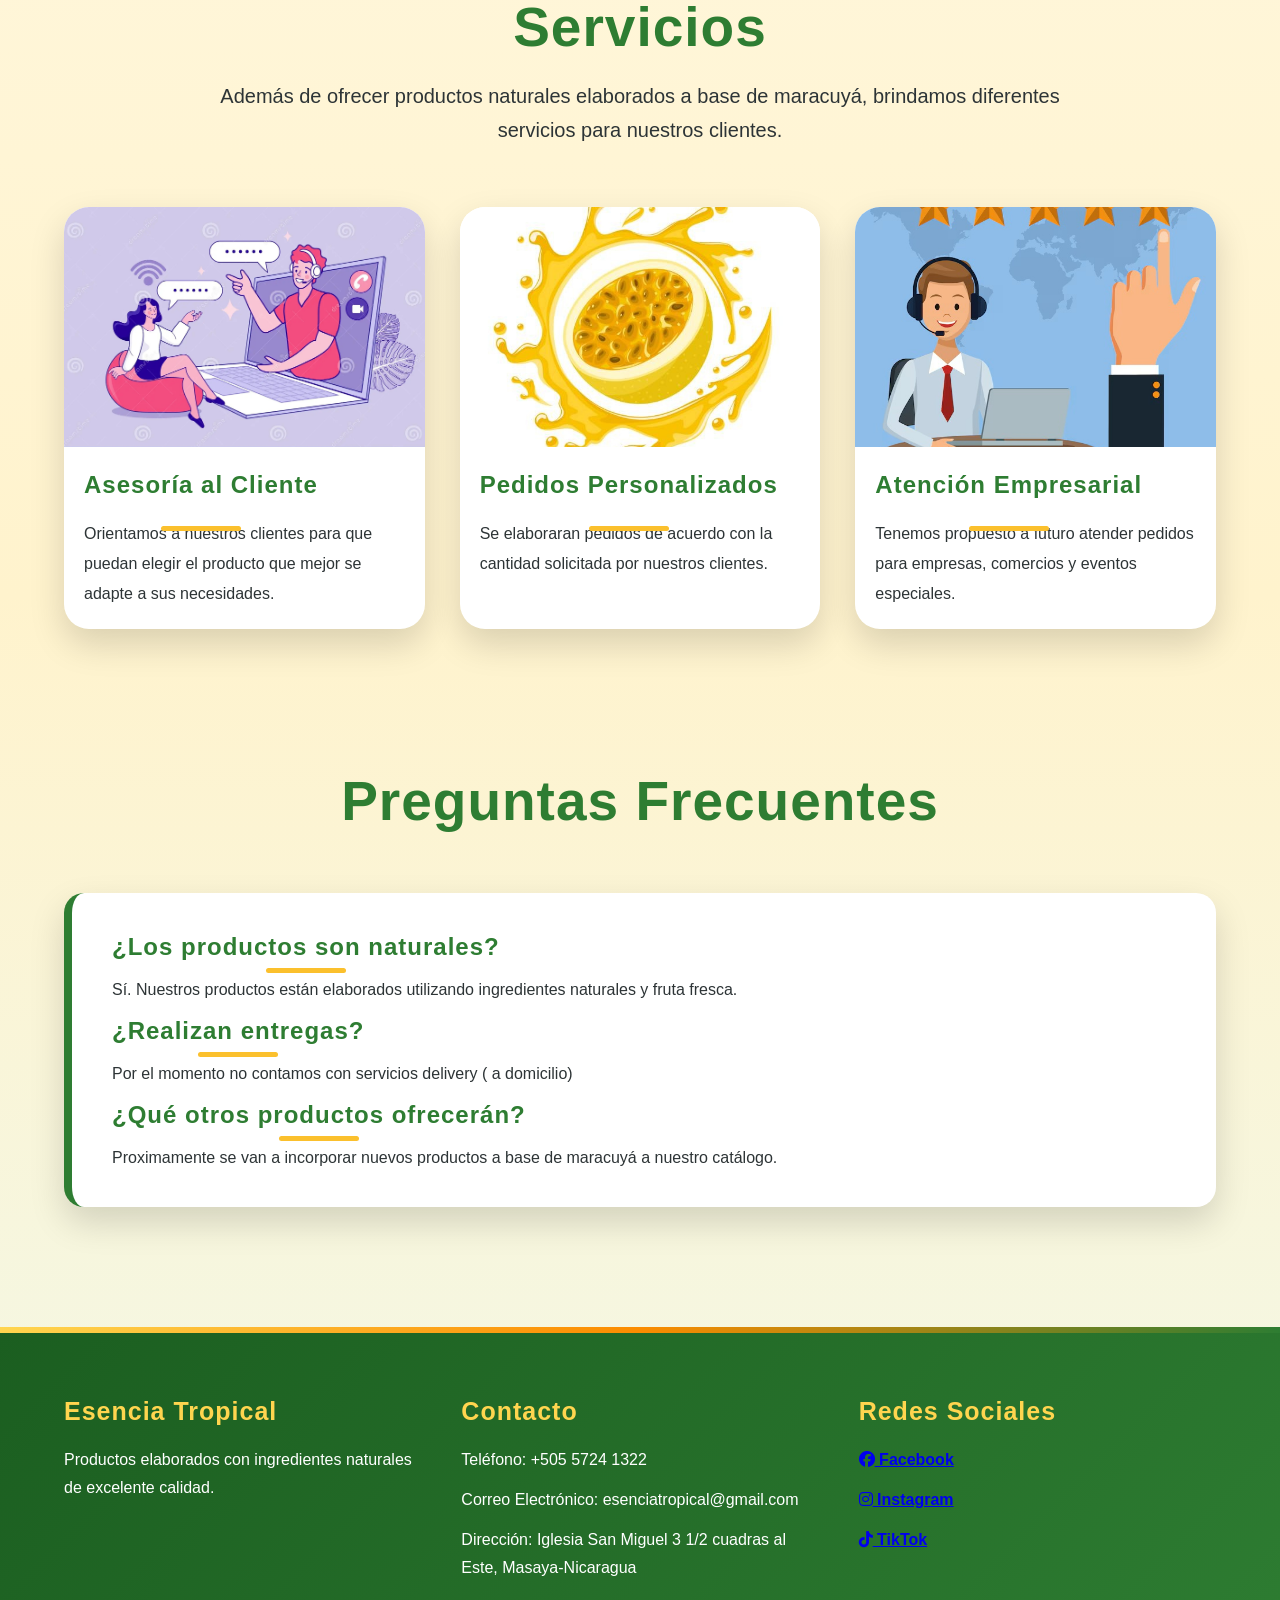
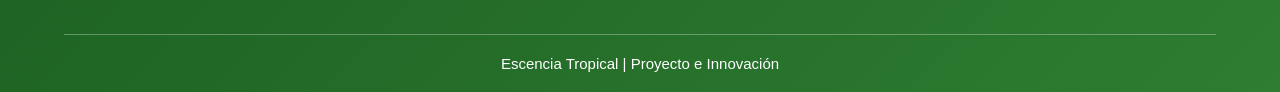
<file: productos.html>
<!DOCTYPE html>
<html lang="es">

<head>

    <meta charset="UTF-8">

    <meta http-equiv="X-UA-Compatible" content="IE=edge">

    <meta name="viewport" content="width=device-width, initial-scale=1.0">

    <title>Productos | Esencia Tropical</title>

    <link rel="stylesheet" href="https://cdnjs.cloudflare.com/ajax/libs/font-awesome/6.7.2/css/all.min.css">

    <link rel="stylesheet" href="css/estilos.css">
    <link rel="stylesheet" href="css/estilos2.css">
    <link rel="stylesheet" href="css/estilos3.css">
    <link rel="stylesheet" href="css/estilos4.css">
    <link rel="stylesheet" href="css/estilos5.css">
    <link rel="stylesheet" href="css/responsive.css">

</head>

<body>

    <header>

        <nav>

            <div class="logo">

                <img src="img/logo.png" alt="Logo">

                <h2>Esencia Tropical</h2>

            </div>

            <div class="menu-toggle" id="menuToggle" aria-label="Abrir menú" aria-expanded="false">
                <i class="fa-solid fa-bars"></i>
            </div>

            <ul id="navMenu">

                <li><a href="index.html">Inicio</a></li>

                <li><a href="productos.html">Productos y Servicios</a></li>

                <li><a href="acerca.html">Acerca de Nosotros</a></li>

                <li><a href="objetivos.html">Objetivos</a></li>

                <li><a href="contacto.html">Contacto</a></li>

            </ul>

        </nav>

    </header>

    <section class="tituloPagina">

        <h1>

            Productos y Servicios

        </h1>

        <p>

            Conoce nuestros productos naturales elaborados con maracuyá. Nuestro producto principal es la jalea natural, pero el sitio está preparado para incorporar nuevos productos en el futuro.

        </p>

    </section>

    <section class="tarjetas">

        <!-- Producto 1 -->

        <div class="tarjeta">

            <img src="img/producto1.jpg" alt="Jalea">

            <h2>

                Jalea Natural de Maracuyá

            </h2>

            <p>

                Elaborada con pulpa natural de maracuyá cuidadosamente seleccionada. Ideal para acompañar pan, galletas, postres o preparar recetas artesanales.

            </p>

            <a href="#">

Disfrute y Saboree al Máximo

</a>

        </div>

        <!-- Producto 2 -->

        <div class="tarjeta">

            <img src="img/producto2.jpg" alt="Producto">

            <h2>

                Marinados de Maracuyá

            </h2>

            <p>

                Este producto esta elaborado a base del Maracuyá
                preparadO con ingredientes 100% naturales,
                siendo así una jalea para marinados, haciendo sus comidas mucho
                mas deliciosas y dándole ese sabor refrescante y natural.

            </p>

            <a href="#">

Editar

</a>

        </div>

        <!-- Producto 3 -->

        <div class="tarjeta">

            <img src="img/producto3.jpg" alt="Producto">

            <h2>

                Próximo Producto

            </h2>

            <p>

                Área destinada para futuros productos y servicios relacionados con el emprendimiento.

            </p>

            <a href="#">

Editar

</a>

        </div>

        <!-- Producto 4 -->

        <div class="tarjeta">

            <img src="img/producto4.jpg" alt="Producto">

            <h2>

                Próximo Producto

            </h2>

            <p>

                Área destinada para futuros productos y servicios relacionados con el emprendimiento.

            </p>

            <a href="#">

Editar

</a>

        </div>

    </section>
    <!-- ========================================= -->
    <!-- SERVICIOS -->
    <!-- ========================================= -->

    <section class="tituloPagina">

        <h1>Servicios</h1>

        <p>

            Además de ofrecer productos naturales elaborados a base de maracuyá, brindamos diferentes servicios para nuestros clientes.

        </p>

    </section>

    <section class="tarjetas">

        <div class="tarjeta">

            <img src="img/servicio1.jpg" alt="Servicio">

            <h2>Asesoría al Cliente</h2>

            <p>

                Orientamos a nuestros clientes para que puedan elegir el producto que mejor se adapte a sus necesidades.

            </p>

        </div>

        <div class="tarjeta">

            <img src="img/servicio2.jpg" alt="Servicio">

            <h2>Pedidos Personalizados</h2>

            <p>

                Se elaboraran pedidos de acuerdo con la cantidad solicitada por nuestros clientes.

            </p>

        </div>

        <div class="tarjeta">

            <img src="img/servicio3.jpg" alt="Servicio">

            <h2>Atención Empresarial</h2>

            <p>

                Tenemos propuesto a futuro atender pedidos para empresas, comercios y eventos especiales.

            </p>

        </div>

    </section>

    <!-- ========================================= -->
    <!-- PREGUNTAS FRECUENTES -->
    <!-- ========================================= -->

    <section class="tituloPagina">

        <h1>Preguntas Frecuentes</h1>

    </section>

    <section class="objetivo">

        <h2>¿Los productos son naturales?</h2>

        <p>

            Sí. Nuestros productos están elaborados utilizando ingredientes naturales y fruta fresca.

        </p>

        <br>

        <h2>¿Realizan entregas?</h2>

        <p>

            Por el momento no contamos con servicios delivery ( a domicilio)

        </p>

        <br>

        <h2>¿Qué otros productos ofrecerán?</h2>

        <p>

            Proximamente se van a incorporar nuevos productos a base de maracuyá a nuestro catálogo.

        </p>

    </section>

    <!-- ========================================= -->
    <!-- PIE DE PÁGINA -->
    <!-- ========================================= -->

    <footer>

        <div class="footer">

            <div>

                <h3>Esencia Tropical</h3>

                <p>

                    Productos elaborados con ingredientes naturales de excelente calidad.

                </p>

            </div>

            <div>

                <h3>Contacto</h3>

                <p>Teléfono: +505 5724 1322
                </p>

                <p>Correo Electrónico: esenciatropical@gmail.com
                </p>

                <p>Dirección: Iglesia San Miguel 3 1/2 cuadras al Este, Masaya-Nicaragua
                </p>

            </div>

            <div>

                <h3>Redes Sociales</h3>

                <p>
                    <a href="https://www.facebook.com/profile.php?id=61591961200055" target="_blank" rel="noopener noreferrer">

                        <i class="fa-brands fa-facebook"></i> Facebook

                    </a>
                </p>

                <p>
                    <a href="https://www.instagram.com/esenciatropicalnic26?igsh=MXNhcHlqYzJmamM1eA==" target="_blank" rel="noopener noreferrer">

                        <i class="fa-brands fa-instagram"></i> Instagram

                    </a>
                </p>

                <p>
                    <a href="https://www.tiktok.com/@esencia.tropical1?_r=1&_d=ej0689fi5df1aa&sec_uid=MS4wLjABAAAAl47NVnvqkms1XqPbJJJ4P1Iv5BuqwUdSs2imZ9vCbyrmh6RzW1ghXcXDirMwXZhf&share_author_id=7665543333897634836&sharer_language=es&source=h5_m&u_code=f4i4cj6m18d7j8&timestamp=1784777266&user_id=7665543333897634836&sec_user_id=MS4wLjABAAAAl47NVnvqkms1XqPbJJJ4P1Iv5BuqwUdSs2imZ9vCbyrmh6RzW1ghXcXDirMwXZhf&item_author_type=1&utm_source=whatsapp&utm_campaign=client_share&utm_medium=android&share_iid=7665396947230852884&share_link_id=b22f930d-da6a-4a85-93b8-34a51d7d496c&share_app_id=1233&ugbiz_name=ACCOUNT&ug_btm=b8727%2Cb7360&social_share_type=5&enable_checksum=1"
                        target="_blank" rel="noopener noreferrer">

                        <i class="fa-brands fa-tiktok"></i> TikTok

                    </a>
                </p>

            </div>

        </div>

        <hr>

        <p class="copyright">

            Escencia Tropical | Proyecto e Innovación

        </p>

    </footer>

    <!-- ========================================= -->
    <!-- JAVASCRIPT -->
    <!-- ========================================= -->

    <script src="js/script.js"></script>

    <script src="js/menu.js"></script>

</body>

</html>
</file>
<file: css/estilos.css>
/*=========================================================
                MARACUYÁ NATURAL
          Hoja de estilos principal
        Autor: Manuel Antonio Castillo Méndez (Proyecto de Innovación)
=========================================================*/


/*=============================
        VARIABLES
=============================*/

:root {
    --verde: #2E7D32;
    --verdeClaro: #81C784;
    --amarillo: #FFD54F;
    --amarillo2: #FBC02D;
    --naranja: #FB8C00;
    --blanco: #ffffff;
    --gris: #f4f4f4;
    --oscuro: #2d3436;
    --sombra: 0 15px 35px rgba(0, 0, 0, .15);
    --transicion: .4s;
}


/*=============================
      CONFIGURACIÓN GENERAL
=============================*/

* {
    margin: 0;
    padding: 0;
    box-sizing: border-box;
    font-family: 'Poppins', sans-serif;
}

html {
    scroll-behavior: smooth;
}

body {
    background: linear-gradient( 180deg, #fffde7, #fff8e1, #fff3cd, #f1f8e9);
    color: var(--oscuro);
    overflow-x: hidden;
}


/*=============================
      SCROLL PERSONALIZADO
=============================*/

::-webkit-scrollbar {
    width: 10px;
}

::-webkit-scrollbar-track {
    background: #eeeeee;
}

::-webkit-scrollbar-thumb {
    background: var(--verde);
    border-radius: 20px;
}

::-webkit-scrollbar-thumb:hover {
    background: #1b5e20;
}


/*=============================
         HEADER
=============================*/

header {
    position: fixed;
    width: 100%;
    top: 0;
    left: 0;
    z-index: 999;
    transition: .5s;
}


/* Clase agregada desde JS */

header.abajo {
    background: white;
    box-shadow: var(--sombra);
}


/*=============================
         NAVBAR
=============================*/

nav {
    width: 90%;
    margin: auto;
    height: 90px;
    display: flex;
    justify-content: space-between;
    align-items: center;
}


/*=============================
            LOGO
=============================*/

.logo {
    display: flex;
    align-items: center;
    gap: 15px;
}

.logo img {
    width: 70px;
    height: 70px;
    object-fit: cover;
    border-radius: 50%;
    transition: .5s;
    cursor: pointer;
}


/* Animación continua */

.logo img:hover {
    transform: rotate(360deg) scale(1.15);
}

.logo h2 {
    color: var(--verde);
    font-size: 28px;
}


/*=============================
           MENÚ
=============================*/

nav ul {
    display: flex;
    list-style: none;
    gap: 25px;
}

nav ul li a {
    text-decoration: none;
    color: var(--oscuro);
    font-weight: 600;
    transition: .3s;
    position: relative;
}

nav ul li a:hover {
    color: var(--verde);
}


/* Línea animada */

nav ul li a::after {
    content: "";
    position: absolute;
    width: 0;
    height: 3px;
    left: 0;
    bottom: -8px;
    background: var(--verde);
    transition: .4s;
}

nav ul li a:hover::after {
    width: 100%;
}


/*=============================
      BOTÓN MENÚ MÓVIL
=============================*/

.menu-toggle {
    display: none;
    font-size: 30px;
    color: var(--verde);
    cursor: pointer;
    z-index: 1001;
}


/*=============================
         BANNER
=============================*/

.banner {
    margin-top: 90px;
    height: 90vh;
    background: linear-gradient( rgba(0, 0, 0, .35), rgba(0, 0, 0, .35)), url("../img/banner.jpg");
    background-size: cover;
    background-position: center;
    display: flex;
    justify-content: center;
    align-items: center;
    text-align: center;
}


/*=============================
     CONTENIDO DEL BANNER
=============================*/

.contenidoBanner {
    width: 80%;
    animation: aparecer 1.3s;
}

.contenidoBanner h1 {
    color: white;
    font-size: 65px;
    margin-bottom: 20px;
}

.contenidoBanner span {
    color: var(--amarillo);
}

.contenidoBanner p {
    color: white;
    font-size: 22px;
    width: 70%;
    margin: auto;
    margin-bottom: 35px;
}


/*=============================
      BOTÓN PRINCIPAL
=============================*/

.contenidoBanner a {
    display: inline-block;
    padding: 16px 40px;
    background: var(--verde);
    color: white;
    text-decoration: none;
    border-radius: 40px;
    font-size: 18px;
    transition: .4s;
    box-shadow: var(--sombra);
}

.contenidoBanner a:hover {
    background: var(--naranja);
    transform: translateY(-8px);
}


/*=============================
       PRESENTACIÓN
=============================*/

.presentacion {
    width: 90%;
    margin: 90px auto;
    text-align: center;
}

.presentacion h2 {
    font-size: 45px;
    color: var(--verde);
    margin-bottom: 25px;
}

.presentacion p {
    width: 75%;
    margin: auto;
    font-size: 20px;
    line-height: 35px;
}


/*=============================
     ANIMACIÓN ENTRADA
=============================*/

@keyframes aparecer {
    from {
        opacity: 0;
        transform: translateY(50px);
    }
    to {
        opacity: 1;
        transform: translateY(0);
    }
}
</file>
<file: css/estilos2.css>
/*=========================================================
        ESCENCIA TROPICAL
        estilos2.css
        CÍRCULOS INTERACTIVOS
=========================================================*/


/*==========================
        CONTENEDOR
==========================*/

.circulos {
    width: 90%;
    max-width: 1300px;
    margin: 90px auto;
    display: flex;
    justify-content: center;
    align-items: center;
    flex-wrap: wrap;
    gap: 45px;
}


/*==========================
        TARJETA
==========================*/

.circulo {
    width: 250px;
    height: 250px;
    perspective: 1200px;
}


/*==========================
        CONTENIDO
==========================*/

.contenido-circulo {
    position: relative;
    width: 100%;
    height: 100%;
    transform-style: preserve-3d;
    transition: transform .9s;
}


/*==========================
        GIRO
==========================*/

.circulo:hover .contenido-circulo {
    transform: rotateY(180deg);
}


/*==========================
        CARAS
==========================*/

.cara {
    position: absolute;
    width: 100%;
    height: 100%;
    border-radius: 50%;
    display: flex;
    justify-content: center;
    align-items: center;
    flex-direction: column;
    text-align: center;
    padding: 25px;
    backface-visibility: hidden;
    overflow: hidden;
}


/*=========================================================
            CARA FRONTAL
=========================================================*/

.frontal {
    background: linear-gradient(135deg, #FFD54F, #FF9800);
    color: #ffffff;
    box-shadow: 0 15px 35px rgba(0, 0, 0, .20);
}

.frontal i {
    font-size: 65px;
    margin-bottom: 18px;
}

.frontal h2 {
    font-size: 28px;
    font-weight: 700;
    letter-spacing: 1px;
}


/*=========================================================
            CARA TRASERA
=========================================================*/

.trasera {
    background: #ffffff;
    color: #2E7D32;
    transform: rotateY(180deg);
    box-shadow: 0 15px 35px rgba(0, 0, 0, .20);
}

.trasera h3 {
    font-size: 26px;
    margin-bottom: 15px;
    color: #2E7D32;
}

.trasera p {
    font-size: 16px;
    line-height: 28px;
    color: #555;
}


/*=========================================================
            VIDEO
=========================================================*/

.trasera video {
    width: 100%;
    height: 100%;
    border-radius: 50%;
    object-fit: cover;
}


/*=========================================================
            BOTÓN SUSCRIPCIÓN
=========================================================*/

#btnSuscribirse {
    background: #2E7D32;
    color: #ffffff;
    border: none;
    padding: 14px 28px;
    border-radius: 40px;
    font-size: 17px;
    font-weight: 600;
    cursor: pointer;
    transition: .35s;
}

#btnSuscribirse:hover {
    background: #F57C00;
    transform: scale(1.08);
}


/*=========================================================
            COLORES INDIVIDUALES
=========================================================*/

.circulo:nth-child(1) .frontal {
    background: linear-gradient(135deg, #43A047, #66BB6A);
}

.circulo:nth-child(2) .frontal {
    background: linear-gradient(135deg, #FB8C00, #FDD835);
}

.circulo:nth-child(3) .frontal {
    background: linear-gradient(135deg, #039BE5, #29B6F6);
}

.circulo:nth-child(4) .frontal {
    background: linear-gradient(135deg, #8E24AA, #BA68C8);
}


/*=========================================================
            EFECTO LUMINOSO
=========================================================*/

.circulo::before {
    content: "";
    position: absolute;
    inset: -8px;
    border-radius: 50%;
    background: linear-gradient( 45deg, #43A047, #FDD835, #FB8C00, #29B6F6, #8E24AA);
    filter: blur(18px);
    opacity: 0;
    transition: .45s;
    z-index: -1;
}

.circulo:hover::before {
    opacity: 1;
}


/*=========================================================
            SOMBRA
=========================================================*/

.circulo {
    filter: drop-shadow(0 15px 25px rgba(0, 0, 0, .20));
}


/*=========================================================
            FLOTACIÓN
=========================================================*/

@keyframes flotar {
    0% {
        transform: translateY(0px);
    }
    50% {
        transform: translateY(-18px);
    }
    100% {
        transform: translateY(0px);
    }
}

.circulo {
    animation: flotar 5s ease-in-out infinite;
}

.circulo:nth-child(1) {
    animation-delay: .2s;
}

.circulo:nth-child(2) {
    animation-delay: .6s;
}

.circulo:nth-child(3) {
    animation-delay: 1s;
}

.circulo:nth-child(4) {
    animation-delay: 1.4s;
}


/*=========================================================
            EFECTO HOVER
=========================================================*/

.circulo:hover {
    transform: scale(1.05);
    transition: .35s;
}


/*=========================================================
            ENTRADA
=========================================================*/

@keyframes aparecer {
    from {
        opacity: 0;
        transform: translateY(50px);
    }
    to {
        opacity: 1;
        transform: translateY(0);
    }
}

.circulo {
    animation: aparecer .8s ease forwards;
}

.circulo:nth-child(1) {
    animation-delay: .2s;
}

.circulo:nth-child(2) {
    animation-delay: .4s;
}

.circulo:nth-child(3) {
    animation-delay: .6s;
}

.circulo:nth-child(4) {
    animation-delay: .8s;
}


/*=========================================================
            AJUSTES FINALES
=========================================================*/


/* Centrado perfecto de las dos caras */

.cara {
    justify-content: center;
    align-items: center;
    text-align: center;
}


/* Contenedor del contenido */

.cara h2,
.cara h3,
.cara p,
.cara i {
    margin: 0;
}


/* Iconos */

.frontal i {
    font-size: 62px;
    margin-bottom: 18px;
    display: block;
}


/* Título frontal */

.frontal h2 {
    margin-top: 5px;
    line-height: 1.3;
    text-align: center;
}


/* Cara trasera */

.trasera {
    padding: 25px;
}


/* Título trasero */

.trasera h3 {
    margin-bottom: 15px;
}


/* Texto trasero */

.trasera p {
    width: 100%;
    text-align: center;
    line-height: 1.7;
}


/* Video */

.trasera video {
    width: 100%;
    height: 100%;
    border-radius: 50%;
}


/* Botón */

#btnSuscribirse {
    min-width: 160px;
}


/* Responsive */

@media(max-width:992px) {
    .circulos {
        gap: 35px;
    }
    .circulo {
        width: 220px;
        height: 220px;
    }
}

@media(max-width:768px) {
    .circulos {
        flex-direction: column;
    }
}

@media(max-width:480px) {
    .circulo {
        width: 190px;
        height: 190px;
    }
    .frontal i {
        font-size: 45px;
    }
    .frontal h2 {
        font-size: 22px;
    }
    .trasera h3 {
        font-size: 20px;
    }
    .trasera p {
        font-size: 14px;
    }
}
</file>
<file: css/estilos3.css>
/*=========================================================
                PRODUCTO DESTACADO
=========================================================*/

.destacado {
    width: 90%;
    margin: 120px auto;
    display: grid;
    grid-template-columns: repeat(auto-fit, minmax(350px, 1fr));
    gap: 60px;
    align-items: center;
}

.imagen {
    display: flex;
    justify-content: center;
    align-items: center;
}

.imagen img {
    width: 100%;
    max-width: 500px;
    border-radius: 30px;
    box-shadow: var(--sombra);
    transition: all .5s ease;
}

.imagen img:hover {
    transform: scale(1.05) rotate(-2deg);
    box-shadow: 0 25px 45px rgba(0, 0, 0, .25);
}

.texto {
    padding: 20px;
}

.texto h2 {
    color: var(--verde);
    font-size: 42px;
    margin-bottom: 25px;
}

.texto p {
    font-size: 20px;
    line-height: 34px;
    text-align: justify;
    margin-bottom: 35px;
}

.texto a {
    display: inline-block;
    text-decoration: none;
    color: white;
    background: var(--verde);
    padding: 16px 35px;
    border-radius: 40px;
    transition: .4s;
    font-weight: 600;
}

.texto a:hover {
    background: var(--naranja);
    transform: translateY(-6px);
}


/*=========================================================
                BENEFICIOS
=========================================================*/

.beneficios {
    width: 90%;
    margin: 120px auto;
    text-align: center;
}

.beneficios h2 {
    color: var(--verde);
    font-size: 48px;
    margin-bottom: 60px;
}

.contenedorBeneficios {
    display: grid;
    grid-template-columns: repeat(auto-fit, minmax(250px, 1fr));
    gap: 35px;
}

.beneficio {
    background: white;
    padding: 45px 30px;
    border-radius: 25px;
    box-shadow: var(--sombra);
    transition: all .4s ease;
    cursor: pointer;
}

.beneficio:hover {
    transform: translateY(-15px);
    background: linear-gradient( 135deg, #FFF8E1, #FFFDE7);
}

.beneficio h3 {
    margin-top: 20px;
    font-size: 24px;
    color: var(--verde);
}


/*=========================================================
            TARJETAS DECORATIVAS
=========================================================*/

.beneficio::before {
    content: "";
    display: block;
    width: 70px;
    height: 5px;
    background: var(--amarillo2);
    margin: auto;
    margin-bottom: 20px;
    border-radius: 20px;
}


/*=========================================================
        EFECTO AL PASAR EL CURSOR
=========================================================*/

.beneficio:hover h3 {
    color: var(--naranja);
}

.beneficio:hover {
    box-shadow: 0 25px 45px rgba(0, 0, 0, .20);
}


/*=========================================================
            ANIMACIÓN SUAVE
=========================================================*/

.beneficio {
    animation: subir 1s ease;
}

@keyframes subir {
    from {
        opacity: 0;
        transform: translateY(60px);
    }
    to {
        opacity: 1;
        transform: translateY(0);
    }
}


/*=========================================================
          EFECTO ICONOS
=========================================================*/

.beneficio:hover {
    animation: rebote .7s;
}

@keyframes rebote {
    0% {
        transform: translateY(0);
    }
    30% {
        transform: translateY(-12px);
    }
    60% {
        transform: translateY(5px);
    }
    100% {
        transform: translateY(-15px);
    }
}


/*=========================================================
            FONDO DECORATIVO
=========================================================*/

.beneficios {
    position: relative;
}

.beneficios::before {
    content: "🍃";
    position: absolute;
    left: 5%;
    top: -40px;
    font-size: 90px;
    opacity: .10;
}

.beneficios::after {
    content: "🥭";
    position: absolute;
    right: 5%;
    bottom: -30px;
    font-size: 90px;
    opacity: .10;
}


/*=========================================================
            DESTACADO RESPONSIVO
=========================================================*/

.destacado .texto {
    animation: aparecer 1.2s;
}

.destacado .imagen {
    animation: aparecer 1.5s;
}


/*=========================================================
            EFECTO BOTÓN
=========================================================*/

.texto a {
    position: relative;
    overflow: hidden;
}

.texto a::before {
    content: "";
    position: absolute;
    width: 0;
    height: 100%;
    left: 0;
    top: 0;
    background: rgba(255, 255, 255, .25);
    transition: .5s;
}

.texto a:hover::before {
    width: 100%;
}


/*=========================================================
            BORDES DECORATIVOS
=========================================================*/

.imagen {
    position: relative;
}

.imagen::before {
    content: "";
    position: absolute;
    width: 90%;
    height: 90%;
    border: 4px solid var(--amarillo2);
    border-radius: 35px;
    z-index: -1;
    top: 25px;
    left: 25px;
}


/*=========================================================
            EFECTO DE APARICIÓN
=========================================================*/

.destacado {
    animation: aparecer 1.2s;
}

.beneficios {
    animation: aparecer 1.5s;
}
</file>
<file: css/estilos4.css>
/*=========================================================
                    FOOTER
=========================================================*/

footer {
    background: linear-gradient( 135deg, #1B5E20, #2E7D32);
    color: white;
    margin-top: 120px;
    padding: 70px 0 20px;
}

.footer {
    width: 90%;
    margin: auto;
    display: grid;
    grid-template-columns: repeat(auto-fit, minmax(250px, 1fr));
    gap: 40px;
}

.footer h3 {
    margin-bottom: 20px;
    color: var(--amarillo);
    font-size: 25px;
}

.footer p {
    margin-bottom: 12px;
    line-height: 28px;
    transition: .3s;
}

.footer p:hover {
    color: var(--amarillo);
    cursor: pointer;
    padding-left: 10px;
}

footer hr {
    width: 90%;
    margin: 40px auto 20px;
    border: none;
    height: 1px;
    background: rgba(255, 255, 255, .3);
}

.copyright {
    text-align: center;
    font-size: 15px;
}


/*=========================================================
                TÍTULO GENERAL
=========================================================*/

.tituloPagina {
    width: 90%;
    margin: 140px auto 60px;
    text-align: center;
}

.tituloPagina h1 {
    color: var(--verde);
    font-size: 55px;
    margin-bottom: 20px;
}

.tituloPagina p {
    font-size: 20px;
    max-width: 900px;
    margin: auto;
    line-height: 34px;
}


/*=========================================================
            TARJETAS GENERALES
=========================================================*/

.tarjetas {
    width: 90%;
    margin: auto;
    display: grid;
    grid-template-columns: repeat(auto-fit, minmax(320px, 1fr));
    gap: 35px;
}

.tarjeta {
    background: white;
    border-radius: 25px;
    overflow: hidden;
    box-shadow: var(--sombra);
    transition: .4s;
}

.tarjeta:hover {
    transform: translateY(-12px);
}

.tarjeta img {
    width: 100%;
    height: 240px;
    object-fit: cover;
}

.tarjeta h2 {
    padding: 20px;
    color: var(--verde);
}

.tarjeta p {
    padding: 0 20px 20px;
    line-height: 30px;
}

.tarjeta a {
    display: inline-block;
    margin: 0 20px 25px;
    padding: 12px 28px;
    background: var(--verde);
    color: white;
    text-decoration: none;
    border-radius: 30px;
    transition: .3s;
}

.tarjeta a:hover {
    background: var(--naranja);
}


/*=========================================================
            OBJETIVOS
=========================================================*/

.objetivo {
    width: 90%;
    margin: 50px auto;
    background: white;
    padding: 40px;
    border-left: 8px solid var(--verde);
    border-radius: 20px;
    box-shadow: var(--sombra);
}

.objetivo h2 {
    color: var(--verde);
    margin-bottom: 20px;
}

.objetivo ul {
    padding-left: 30px;
}

.objetivo li {
    margin-bottom: 15px;
    line-height: 30px;
}


/*=========================================================
            CONTACTO
=========================================================*/

.formulario {
    width: 90%;
    max-width: 700px;
    margin: 70px auto;
    background: white;
    padding: 45px;
    border-radius: 25px;
    box-shadow: var(--sombra);
}

.formulario input,
.formulario textarea {
    width: 100%;
    padding: 15px;
    margin-bottom: 20px;
    border: 2px solid #ddd;
    border-radius: 12px;
    font-size: 16px;
    outline: none;
    transition: .3s;
}

.formulario input:focus,
.formulario textarea:focus {
    border-color: var(--verde);
}

.formulario textarea {
    resize: vertical;
    min-height: 180px;
}

.formulario button {
    background: var(--verde);
    color: white;
    border: none;
    padding: 15px 35px;
    border-radius: 30px;
    cursor: pointer;
    transition: .3s;
}

.formulario button:hover {
    background: var(--naranja);
}


/*=========================================================
            BOTÓN VOLVER ARRIBA
=========================================================*/

#btnTop {
    position: fixed;
    right: 25px;
    bottom: 25px;
    width: 55px;
    height: 55px;
    border-radius: 50%;
    border: none;
    background: var(--verde);
    color: white;
    font-size: 22px;
    cursor: pointer;
    box-shadow: var(--sombra);
    transition: .3s;
    display: none;
    z-index: 999;
}

#btnTop:hover {
    background: var(--naranja);
    transform: translateY(-5px);
}


/*=========================================================
        EFECTO PARA IMÁGENES
=========================================================*/

img {
    transition: .5s;
}

img:hover {
    filter: brightness(1.05);
}


/*=========================================================
            SELECCIÓN DE TEXTO
=========================================================*/

::selection {
    background: var(--verde);
    color: white;
}


/*=========================================================
            FIN DE LA PARTE 2.4
=========================================================*/
</file>
<file: css/estilos5.css>
/*=========================================================
            EFECTOS GENERALES DEL SITIO
=========================================================*/

section {
    animation: fadeUp 1.2s ease;
}

@keyframes fadeUp {
    from {
        opacity: 0;
        transform: translateY(60px);
    }
    to {
        opacity: 1;
        transform: translateY(0);
    }
}


/*=========================================================
            EFECTO GLASSMORPHISM
=========================================================*/

.glass {
    background: rgba(255, 255, 255, .35);
    backdrop-filter: blur(10px);
    border-radius: 20px;
    border: 1px solid rgba(255, 255, 255, .2);
}


/*=========================================================
                SOMBRAS
=========================================================*/

.sombraGrande {
    box-shadow: 0 15px 30px rgba(0, 0, 0, .12), 0 25px 60px rgba(0, 0, 0, .15);
}


/*=========================================================
                TITULOS
=========================================================*/

h1,
h2,
h3 {
    letter-spacing: 1px;
}

h2 {
    position: relative;
    display: inline-block;
}

h2::after {
    content: "";
    width: 80px;
    height: 5px;
    background: var(--amarillo2);
    position: absolute;
    left: 50%;
    bottom: -12px;
    transform: translateX(-50%);
    border-radius: 50px;
}


/*=========================================================
            BOTONES
=========================================================*/

button {
    transition: .4s;
}

button:hover {
    transform: translateY(-4px);
}


/*=========================================================
            TARJETAS
=========================================================*/

.tarjeta:hover img {
    transform: scale(1.1);
}

.tarjeta img {
    transition: .6s;
}


/*=========================================================
            ENLACES
=========================================================*/

a {
    transition: .35s;
}

a:hover {
    opacity: .92;
}


/*=========================================================
            FONDO DECORATIVO
=========================================================*/

body {
    position: relative;
}

body::before {
    content: "";
    position: fixed;
    width: 320px;
    height: 320px;
    background: #FFE082;
    border-radius: 50%;
    left: -120px;
    top: -120px;
    opacity: .12;
    z-index: -1;
}

body::after {
    content: "";
    position: fixed;
    width: 280px;
    height: 280px;
    background: #81C784;
    border-radius: 50%;
    right: -120px;
    bottom: -120px;
    opacity: .12;
    z-index: -1;
}


/*=========================================================
            LOGO
=========================================================*/

.logo img {
    animation: girarLogo 10s linear infinite;
}

@keyframes girarLogo {
    from {
        transform: rotate(0deg);
    }
    to {
        transform: rotate(360deg);
    }
}


/*=========================================================
        EFECTO PAUSAR LOGO
=========================================================*/

.logo img:hover {
    animation-play-state: paused;
}


/*=========================================================
            BANNER
=========================================================*/

.banner::before {
    content: "";
    position: absolute;
    width: 100%;
    height: 100%;
    background: linear-gradient( rgba(255, 255, 255, .08), rgba(255, 255, 255, 0));
}


/*=========================================================
            BOTONES
=========================================================*/

a,
button {
    font-weight: 600;
}


/*=========================================================
        ICONOS BENEFICIOS
=========================================================*/

.beneficio {
    overflow: hidden;
}

.beneficio:hover {
    transform: translateY(-15px) scale(1.03);
}


/*=========================================================
            IMAGENES
=========================================================*/

.imagen {
    overflow: hidden;
    border-radius: 30px;
}


/*=========================================================
        EFECTO PARALLAX SUAVE
=========================================================*/

.banner {
    background-attachment: fixed;
}


/*=========================================================
        CONTENEDORES
=========================================================*/

.contenedor {
    width: 90%;
    margin: auto;
}


/*=========================================================
        BORDES REDONDEADOS
=========================================================*/

input,
textarea {
    border-radius: 15px;
}


/*=========================================================
        TRANSICIONES
=========================================================*/

* {
    transition: background .3s, color .3s, transform .3s;
}


/*=========================================================
        EFECTO DE IMAGEN
=========================================================*/

img {
    user-select: none;
}


/*=========================================================
        CARGA DE PAGINA
=========================================================*/

body {
    animation: inicio 1s;
}

@keyframes inicio {
    from {
        opacity: 0;
    }
    to {
        opacity: 1;
    }
}


/*=========================================================
        PIE DE PAGINA
=========================================================*/

footer {
    position: relative;
}

footer::before {
    content: "";
    position: absolute;
    top: 0;
    left: 0;
    width: 100%;
    height: 6px;
    background: linear-gradient( to right, #FFD54F, #FB8C00, #2E7D32);
}


/*=========================================================
        FIN DEL ARCHIVO
=========================================================*/
</file>
<file: css/responsive.css>
/*=========================================================
            RESPONSIVE
    Proyecto Maracuyá Natural
=========================================================*/


/*==========================
    Pantallas menores a 1200px
===========================*/

@media(max-width:1200px) {
    .contenidoBanner h1 {
        font-size: 55px;
    }
    .contenidoBanner p {
        width: 90%;
    }
}


/*==========================
        Tablets
===========================*/

@media(max-width:992px) {
    /* El nav se mantiene en fila (logo + botón hamburguesa) para no
       alterar la altura del header, ya que está en position:fixed */
    .menu-toggle {
        display: block;
    }
    nav ul {
        position: absolute;
        top: 90px;
        left: 0;
        width: 100%;
        margin: 0;
        background: white;
        flex-direction: column;
        gap: 0;
        max-height: 0;
        overflow: hidden;
        box-shadow: var(--sombra);
        transition: max-height .45s ease;
    }
    nav ul.activo {
        max-height: 400px;
    }
    nav ul li {
        width: 100%;
        text-align: center;
    }
    nav ul li a {
        display: block;
        padding: 16px 0;
    }
    nav ul li a::after {
        display: none;
    }
    .banner {
        height: 75vh;
    }
    .contenidoBanner h1 {
        font-size: 45px;
    }
    .contenidoBanner p {
        font-size: 18px;
        width: 95%;
    }
    .presentacion h2 {
        font-size: 36px;
    }
    .presentacion p {
        width: 95%;
        font-size: 18px;
    }
    .circulos {
        gap: 30px;
    }
    .circulo {
        width: 220px;
        height: 220px;
    }
    .texto h2 {
        font-size: 34px;
    }
    .beneficios h2 {
        font-size: 40px;
    }
}


/*==========================
        Celulares grandes
===========================*/

@media(max-width:768px) {
    .logo img {
        width: 55px;
        height: 55px;
    }
    .logo h2 {
        font-size: 20px;
    }
    .banner {
        height: 65vh;
    }
    .contenidoBanner h1 {
        font-size: 36px;
    }
    .contenidoBanner p {
        font-size: 17px;
    }
    .contenidoBanner a {
        padding: 14px 30px;
    }
    .circulo {
        width: 200px;
        height: 200px;
    }
    .destacado {
        grid-template-columns: 1fr;
    }
    .texto {
        text-align: center;
    }
    .texto p {
        text-align: center;
    }
    .beneficio {
        padding: 35px 20px;
    }
    .footer {
        text-align: center;
    }
    .tituloPagina h1 {
        font-size: 40px;
    }
}


/*==========================
    Celulares pequeños
===========================*/

@media(max-width:576px) {
    .contenidoBanner h1 {
        font-size: 30px;
    }
    .contenidoBanner p {
        font-size: 16px;
    }
    .presentacion h2 {
        font-size: 30px;
    }
    .presentacion p {
        font-size: 16px;
        line-height: 28px;
    }
    .circulo {
        width: 180px;
        height: 180px;
    }
    .frontal h2 {
        font-size: 22px;
    }
    .trasera p {
        font-size: 14px;
    }
    .texto h2 {
        font-size: 30px;
    }
    .texto p {
        font-size: 17px;
    }
    .beneficios h2 {
        font-size: 34px;
    }
    .beneficio {
        font-size: 45px;
    }
    .footer h3 {
        font-size: 22px;
    }
    .copyright {
        font-size: 13px;
    }
}


/*==========================
    Pantallas muy pequeñas
===========================*/

@media(max-width:400px) {
    nav {
        width: 95%;
    }
    .contenidoBanner h1 {
        font-size: 25px;
    }
    .contenidoBanner p {
        font-size: 15px;
    }
    .circulo {
        width: 160px;
        height: 160px;
    }
    #btnTop {
        width: 45px;
        height: 45px;
    }
}
</file>
